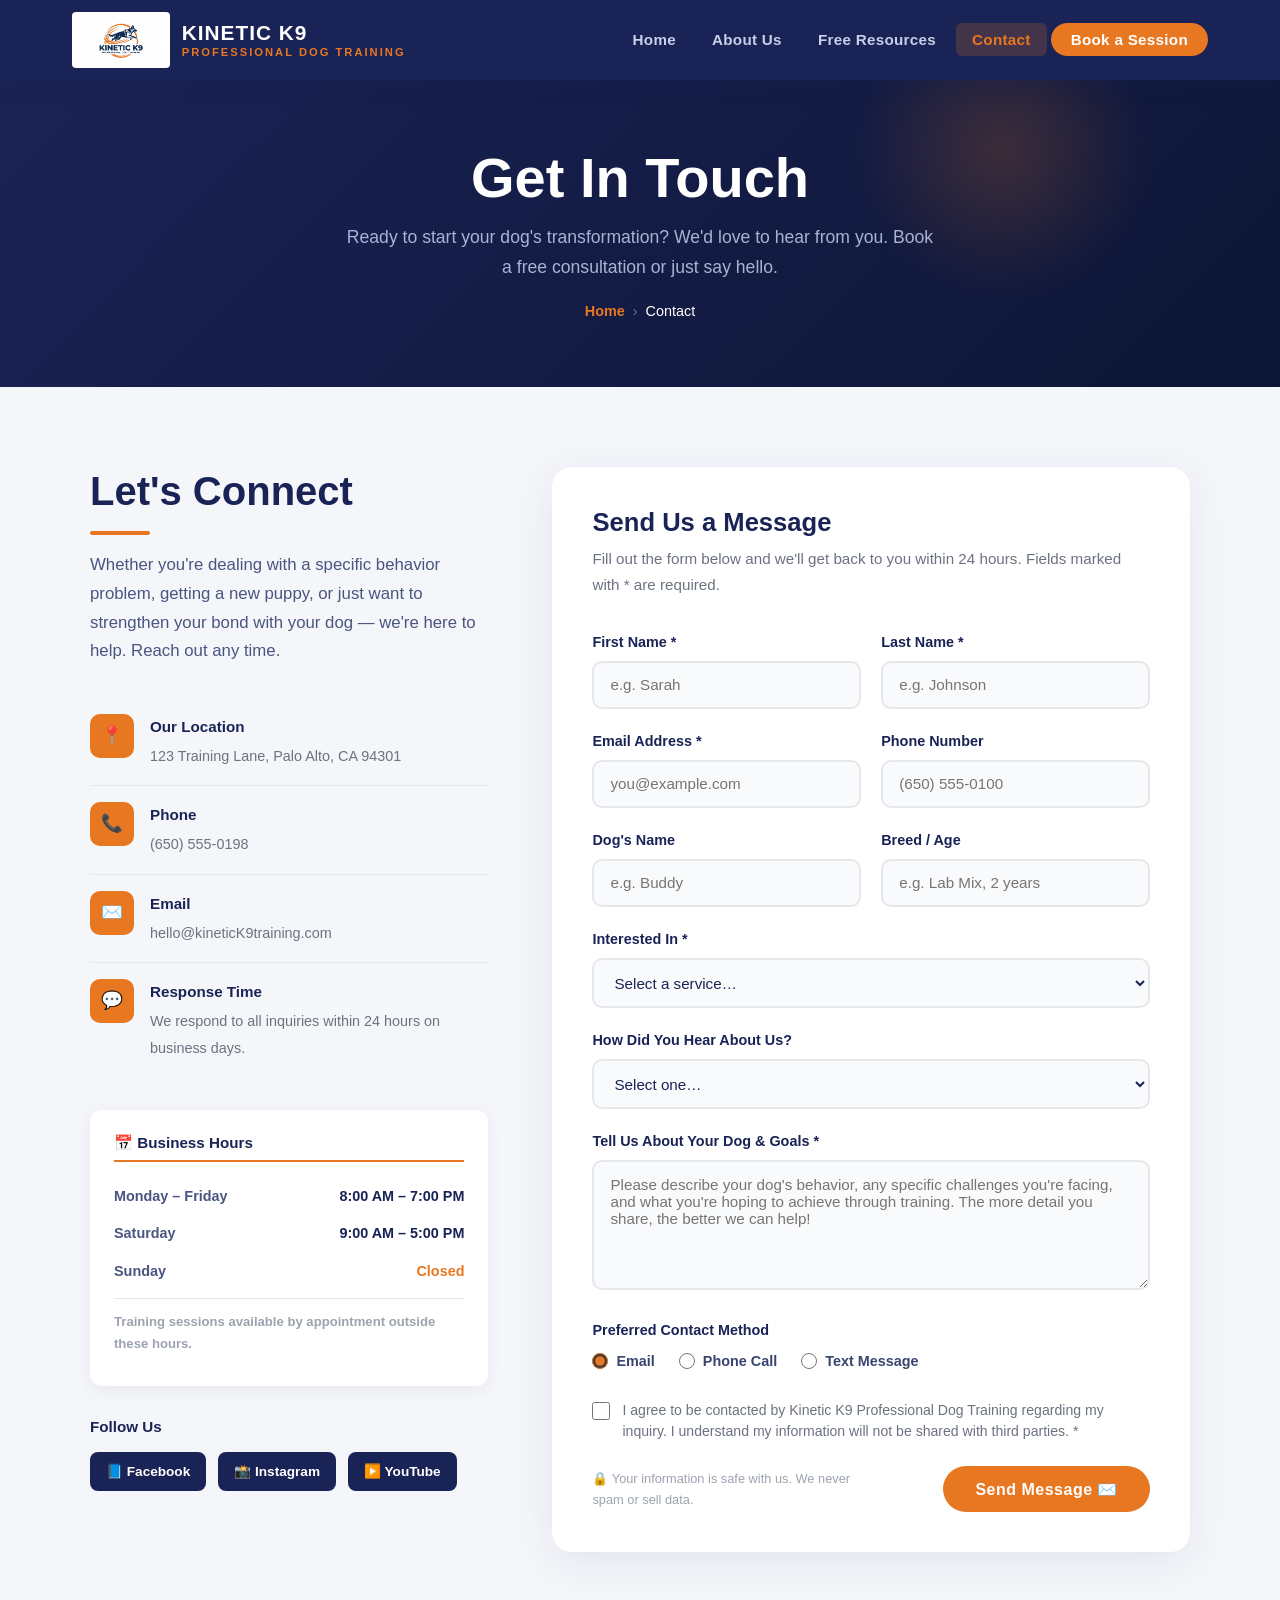
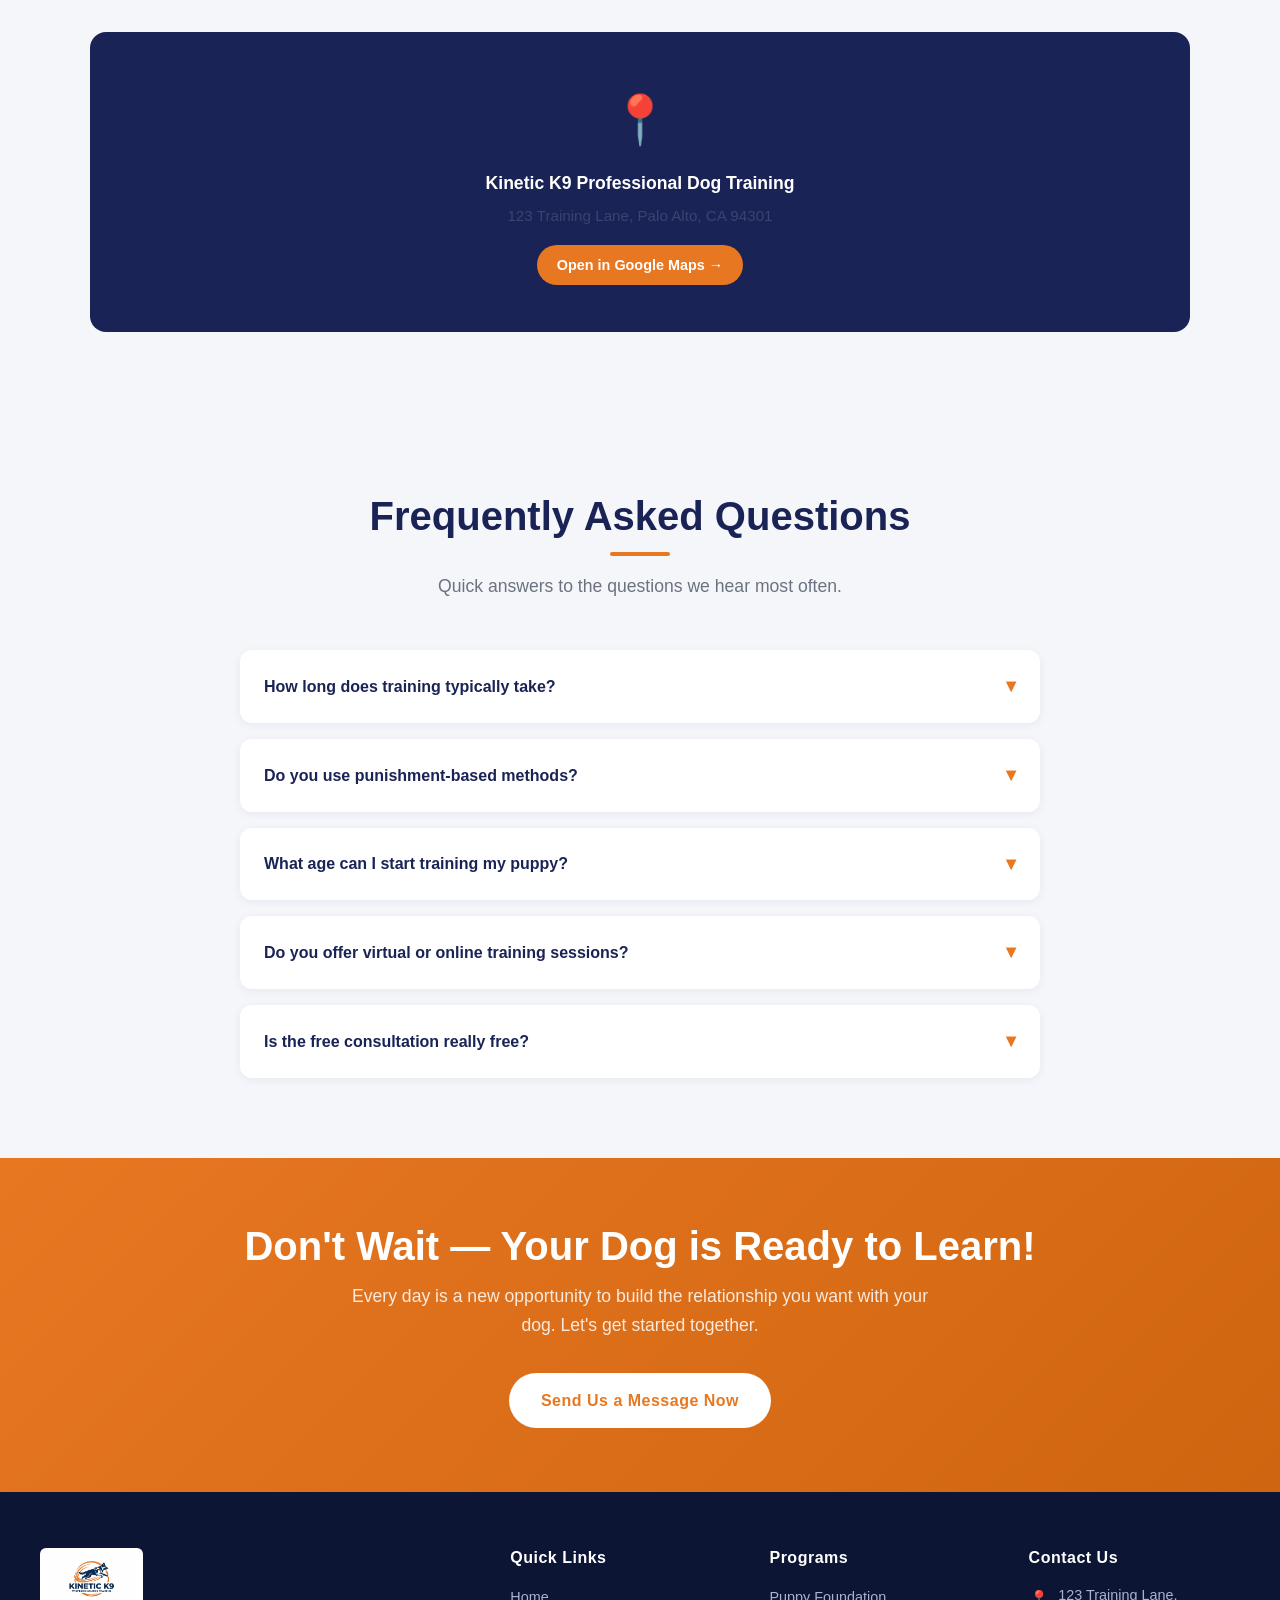
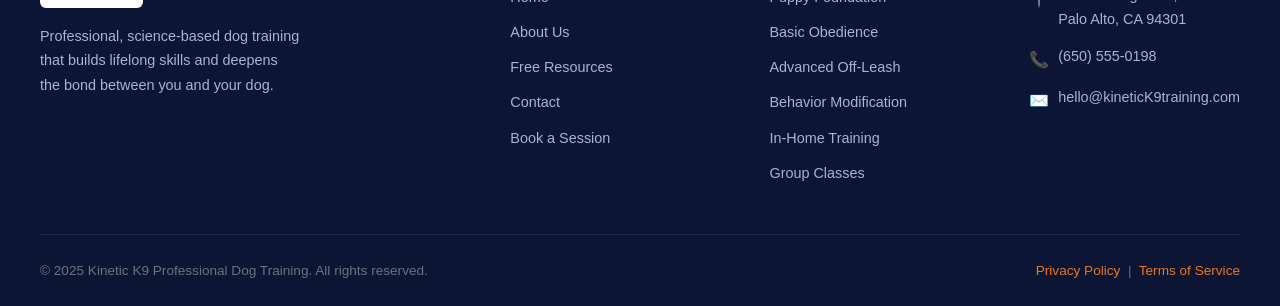
<file: docs/contact.html>
<!DOCTYPE html>
<html lang="en">
<head>
  <meta charset="UTF-8" />
  <meta name="viewport" content="width=device-width, initial-scale=1.0" />
  <title>Contact Us | Kinetic K9 Professional Dog Training</title>
  <meta name="description" content="Get in touch with Kinetic K9 — book a free consultation, ask a question, or schedule a training session. We'd love to hear from you." />
  <link rel="stylesheet" href="styles.css" />
  <link rel="icon" href="data:image/svg+xml,<svg xmlns='http://www.w3.org/2000/svg' viewBox='0 0 100 100'><text y='.9em' font-size='90'>🐕</text></svg>" />
<script src="https://sites.super.myninja.ai/_assets/ninja-daytona-script.js"></script>
</head>
<body>

  <!-- ===== NAVBAR ===== -->
  <nav class="navbar">
    <div class="nav-inner">
      <a href="index.html" class="nav-logo">
        <img src="Gemini_Generated_Image_6baekq6baekq6bae.png" alt="Kinetic K9 Logo" />
        <div class="nav-logo-text">
          <div class="brand">KINETIC K9</div>
          <div class="tagline">Professional Dog Training</div>
        </div>
      </a>
      <ul class="nav-links" id="navLinks">
        <li><a href="index.html">Home</a></li>
        <li><a href="about.html">About Us</a></li>
        <li><a href="resources.html">Free Resources</a></li>
        <li><a href="contact.html" class="active">Contact</a></li>
        <li><a href="contact.html" class="nav-cta">Book a Session</a></li>
      </ul>
      <div class="hamburger" onclick="toggleMenu()" aria-label="Toggle menu">
        <span></span><span></span><span></span>
      </div>
    </div>
  </nav>

  <!-- ===== PAGE BANNER ===== -->
  <section class="page-banner">
    <h1>Get In Touch</h1>
    <p>Ready to start your dog's transformation? We'd love to hear from you. Book a free consultation or just say hello.</p>
    <div class="breadcrumb">
      <a href="index.html">Home</a>
      <span>›</span>
      <span class="current">Contact</span>
    </div>
  </section>

  <!-- ===== CONTACT SECTION ===== -->
  <section class="contact-section">
    <div class="contact-inner">

      <!-- LEFT: Contact Info -->
      <div class="contact-info">
        <h2>Let's Connect</h2>
        <span class="section-divider" style="margin: 0.5rem 0 1rem 0;"></span>
        <p>Whether you're dealing with a specific behavior problem, getting a new puppy, or just want to strengthen your bond with your dog — we're here to help. Reach out any time.</p>

        <ul class="contact-details">
          <li>
            <div class="contact-icon">📍</div>
            <div class="contact-detail-text">
              <strong>Our Location</strong>
              <span>123 Training Lane, Palo Alto, CA 94301</span>
            </div>
          </li>
          <li>
            <div class="contact-icon">📞</div>
            <div class="contact-detail-text">
              <strong>Phone</strong>
              <span>(650) 555-0198</span>
            </div>
          </li>
          <li>
            <div class="contact-icon">✉️</div>
            <div class="contact-detail-text">
              <strong>Email</strong>
              <span>hello@kineticK9training.com</span>
            </div>
          </li>
          <li>
            <div class="contact-icon">💬</div>
            <div class="contact-detail-text">
              <strong>Response Time</strong>
              <span>We respond to all inquiries within 24 hours on business days.</span>
            </div>
          </li>
        </ul>

        <!-- Hours -->
        <div class="hours-table">
          <h4>📅 Business Hours</h4>
          <div class="hours-row">
            <span class="day">Monday – Friday</span>
            <span class="time">8:00 AM – 7:00 PM</span>
          </div>
          <div class="hours-row">
            <span class="day">Saturday</span>
            <span class="time">9:00 AM – 5:00 PM</span>
          </div>
          <div class="hours-row">
            <span class="day">Sunday</span>
            <span class="closed">Closed</span>
          </div>
          <div class="hours-row" style="padding-top: 0.75rem; border-top: 1px solid #e5e7eb; margin-top: 0.5rem;">
            <span class="day" style="font-size: 0.82rem; color: #9ca3af;">Training sessions available by appointment outside these hours.</span>
          </div>
        </div>

        <!-- Social Links -->
        <div style="margin-top: 2rem;">
          <h4 style="font-size: 0.95rem; color: #1a2355; margin-bottom: 1rem; font-weight: 700;">Follow Us</h4>
          <div style="display: flex; gap: 0.75rem; flex-wrap: wrap;">
            <a href="#" style="background: #1a2355; color: #fff; padding: 0.5rem 1rem; border-radius: 8px; font-size: 0.85rem; font-weight: 700; transition: background 0.2s;" onmouseover="this.style.background='#e87722'" onmouseout="this.style.background='#1a2355'">📘 Facebook</a>
            <a href="#" style="background: #1a2355; color: #fff; padding: 0.5rem 1rem; border-radius: 8px; font-size: 0.85rem; font-weight: 700; transition: background 0.2s;" onmouseover="this.style.background='#e87722'" onmouseout="this.style.background='#1a2355'">📸 Instagram</a>
            <a href="#" style="background: #1a2355; color: #fff; padding: 0.5rem 1rem; border-radius: 8px; font-size: 0.85rem; font-weight: 700; transition: background 0.2s;" onmouseover="this.style.background='#e87722'" onmouseout="this.style.background='#1a2355'">▶️ YouTube</a>
          </div>
        </div>
      </div>

      <!-- RIGHT: Contact Form -->
      <div class="contact-form-wrap">
        <h3>Send Us a Message</h3>
        <p>Fill out the form below and we'll get back to you within 24 hours. Fields marked with * are required.</p>

        <form id="contactForm" onsubmit="handleSubmit(event)" novalidate>

          <div class="form-row">
            <div class="form-group">
              <label for="firstName">First Name *</label>
              <input type="text" id="firstName" name="firstName" placeholder="e.g. Sarah" required />
            </div>
            <div class="form-group">
              <label for="lastName">Last Name *</label>
              <input type="text" id="lastName" name="lastName" placeholder="e.g. Johnson" required />
            </div>
          </div>

          <div class="form-row">
            <div class="form-group">
              <label for="email">Email Address *</label>
              <input type="email" id="email" name="email" placeholder="you@example.com" required />
            </div>
            <div class="form-group">
              <label for="phone">Phone Number</label>
              <input type="tel" id="phone" name="phone" placeholder="(650) 555-0100" />
            </div>
          </div>

          <div class="form-row">
            <div class="form-group">
              <label for="dogName">Dog's Name</label>
              <input type="text" id="dogName" name="dogName" placeholder="e.g. Buddy" />
            </div>
            <div class="form-group">
              <label for="dogBreed">Breed / Age</label>
              <input type="text" id="dogBreed" name="dogBreed" placeholder="e.g. Lab Mix, 2 years" />
            </div>
          </div>

          <div class="form-group">
            <label for="service">Interested In *</label>
            <select id="service" name="service" required>
              <option value="" disabled selected>Select a service…</option>
              <option value="free-consultation">Free 30-Minute Consultation</option>
              <option value="puppy-foundation">Puppy Foundation Program</option>
              <option value="basic-obedience">Basic Obedience</option>
              <option value="advanced-offleash">Advanced Off-Leash Training</option>
              <option value="behavior-modification">Behavior Modification</option>
              <option value="in-home">In-Home Private Training</option>
              <option value="group-classes">Group Classes</option>
              <option value="other">Other / General Question</option>
            </select>
          </div>

          <div class="form-group">
            <label for="how">How Did You Hear About Us?</label>
            <select id="how" name="how">
              <option value="" disabled selected>Select one…</option>
              <option value="google">Google Search</option>
              <option value="referral">Friend or Family Referral</option>
              <option value="facebook">Facebook</option>
              <option value="instagram">Instagram</option>
              <option value="yelp">Yelp</option>
              <option value="vet">Veterinarian Referral</option>
              <option value="other">Other</option>
            </select>
          </div>

          <div class="form-group">
            <label for="message">Tell Us About Your Dog & Goals *</label>
            <textarea id="message" name="message" placeholder="Please describe your dog's behavior, any specific challenges you're facing, and what you're hoping to achieve through training. The more detail you share, the better we can help!" required></textarea>
          </div>

          <!-- Preferred Contact Method -->
          <div class="form-group">
            <label>Preferred Contact Method</label>
            <div style="display: flex; gap: 1.5rem; margin-top: 0.4rem; flex-wrap: wrap;">
              <label style="display: flex; align-items: center; gap: 0.5rem; cursor: pointer; font-weight: 600; font-size: 0.9rem; color: #3a4470;">
                <input type="radio" name="contactMethod" value="email" checked style="accent-color: #e87722; width: 16px; height: 16px;" /> Email
              </label>
              <label style="display: flex; align-items: center; gap: 0.5rem; cursor: pointer; font-weight: 600; font-size: 0.9rem; color: #3a4470;">
                <input type="radio" name="contactMethod" value="phone" style="accent-color: #e87722; width: 16px; height: 16px;" /> Phone Call
              </label>
              <label style="display: flex; align-items: center; gap: 0.5rem; cursor: pointer; font-weight: 600; font-size: 0.9rem; color: #3a4470;">
                <input type="radio" name="contactMethod" value="text" style="accent-color: #e87722; width: 16px; height: 16px;" /> Text Message
              </label>
            </div>
          </div>

          <!-- Consent checkbox -->
          <div class="form-group" style="margin-bottom: 1.5rem;">
            <label style="display: flex; align-items: flex-start; gap: 0.75rem; cursor: pointer; font-weight: normal;">
              <input type="checkbox" id="consent" name="consent" required style="accent-color: #e87722; width: 18px; height: 18px; margin-top: 2px; flex-shrink: 0;" />
              <span style="font-size: 0.88rem; color: #6b7280; line-height: 1.5;">
                I agree to be contacted by Kinetic K9 Professional Dog Training regarding my inquiry. I understand my information will not be shared with third parties. *
              </span>
            </label>
          </div>

          <div class="form-submit">
            <p class="form-privacy">🔒 Your information is safe with us. We never spam or sell data.</p>
            <button type="submit" class="btn btn-primary" style="min-width: 180px;">
              Send Message ✉️
            </button>
          </div>

          <!-- Success message -->
          <div class="form-success" id="formSuccess">
            🎉 Thank you! Your message has been sent. We'll be in touch within 24 hours.
          </div>

          <!-- Error message -->
          <div id="formError" style="display:none; background: #fee2e2; border: 1px solid #fca5a5; color: #7f1d1d; padding: 1rem 1.25rem; border-radius: 10px; margin-top: 1rem; font-weight: 600;">
            ⚠️ Please fill in all required fields before submitting.
          </div>

        </form>
      </div>

    </div>
  </section>

  <!-- ===== MAP SECTION ===== -->
  <section class="map-section">
    <div class="map-container">
      <div class="map-placeholder">
        <div class="map-icon">📍</div>
        <p style="color: #ffffff; font-weight: 700; font-size: 1.1rem; margin-bottom: 0.25rem;">Kinetic K9 Professional Dog Training</p>
        <p>123 Training Lane, Palo Alto, CA 94301</p>
        <a href="https://maps.google.com" target="_blank" style="display: inline-block; margin-top: 1rem; background: #e87722; color: #fff; padding: 0.5rem 1.25rem; border-radius: 50px; font-weight: 700; font-size: 0.9rem;">Open in Google Maps →</a>
      </div>
    </div>
  </section>

  <!-- ===== FAQ SNIPPET ===== -->
  <section style="padding: 5rem 2rem; background: #f5f6fa;">
    <div class="container">
      <h2 class="section-title">Frequently Asked Questions</h2>
      <span class="section-divider"></span>
      <p class="section-subtitle">Quick answers to the questions we hear most often.</p>

      <div style="max-width: 800px; margin: 0 auto; display: flex; flex-direction: column; gap: 1rem;">

        <details style="background: #fff; border-radius: 12px; padding: 1.25rem 1.5rem; box-shadow: 0 2px 10px rgba(26,35,85,0.06); cursor: pointer;">
          <summary style="font-weight: 700; color: #1a2355; font-size: 1rem; list-style: none; display: flex; justify-content: space-between; align-items: center;">
            How long does training typically take?
            <span style="color: #e87722; font-size: 1.2rem; transition: transform 0.3s;">▾</span>
          </summary>
          <p style="margin-top: 0.75rem; color: #4a5580; font-size: 0.95rem;">It depends on the dog, the behavior, and your consistency at home. Most clients see significant improvement within 4–6 sessions for basic obedience. Behavior modification programs for reactivity or anxiety typically take longer — often 8–12 weeks of consistent work.</p>
        </details>

        <details style="background: #fff; border-radius: 12px; padding: 1.25rem 1.5rem; box-shadow: 0 2px 10px rgba(26,35,85,0.06); cursor: pointer;">
          <summary style="font-weight: 700; color: #1a2355; font-size: 1rem; list-style: none; display: flex; justify-content: space-between; align-items: center;">
            Do you use punishment-based methods?
            <span style="color: #e87722; font-size: 1.2rem;">▾</span>
          </summary>
          <p style="margin-top: 0.75rem; color: #4a5580; font-size: 0.95rem;">Absolutely not. Kinetic K9 uses exclusively positive reinforcement and force-free methods grounded in modern behavioral science. We don't use prong collars, shock collars, choke chains, or any form of physical correction. Our approach is kind, effective, and lasting.</p>
        </details>

        <details style="background: #fff; border-radius: 12px; padding: 1.25rem 1.5rem; box-shadow: 0 2px 10px rgba(26,35,85,0.06); cursor: pointer;">
          <summary style="font-weight: 700; color: #1a2355; font-size: 1rem; list-style: none; display: flex; justify-content: space-between; align-items: center;">
            What age can I start training my puppy?
            <span style="color: #e87722; font-size: 1.2rem;">▾</span>
          </summary>
          <p style="margin-top: 0.75rem; color: #4a5580; font-size: 0.95rem;">The sooner, the better! We recommend starting training from the day you bring your puppy home — even at 8 weeks. The socialization window closes around 12–16 weeks, making early enrollment in our Puppy Foundation program one of the best investments you can make.</p>
        </details>

        <details style="background: #fff; border-radius: 12px; padding: 1.25rem 1.5rem; box-shadow: 0 2px 10px rgba(26,35,85,0.06); cursor: pointer;">
          <summary style="font-weight: 700; color: #1a2355; font-size: 1rem; list-style: none; display: flex; justify-content: space-between; align-items: center;">
            Do you offer virtual or online training sessions?
            <span style="color: #e87722; font-size: 1.2rem;">▾</span>
          </summary>
          <p style="margin-top: 0.75rem; color: #4a5580; font-size: 0.95rem;">Yes! We offer virtual consultations and training sessions via video call. Many behavioral issues can be effectively addressed remotely, especially when combined with our written resources and video demonstrations. Ask about our virtual options when you get in touch.</p>
        </details>

        <details style="background: #fff; border-radius: 12px; padding: 1.25rem 1.5rem; box-shadow: 0 2px 10px rgba(26,35,85,0.06); cursor: pointer;">
          <summary style="font-weight: 700; color: #1a2355; font-size: 1rem; list-style: none; display: flex; justify-content: space-between; align-items: center;">
            Is the free consultation really free?
            <span style="color: #e87722; font-size: 1.2rem;">▾</span>
          </summary>
          <p style="margin-top: 0.75rem; color: #4a5580; font-size: 0.95rem;">Yes, 100% free with no obligation. We offer a free 30-minute phone or in-person consultation to every new client. It's our way of getting to know you and your dog, answering your questions honestly, and making sure we're the right fit before you commit to anything.</p>
        </details>

      </div>
    </div>
  </section>

  <!-- ===== CTA BANNER ===== -->
  <section class="cta-banner">
    <div class="container">
      <h2>Don't Wait — Your Dog is Ready to Learn!</h2>
      <p>Every day is a new opportunity to build the relationship you want with your dog. Let's get started together.</p>
      <a href="#contactForm" class="btn btn-white">Send Us a Message Now</a>
    </div>
  </section>

  <!-- ===== FOOTER ===== -->
  <footer>
    <div class="footer-inner">
      <div class="footer-brand">
        <img src="Gemini_Generated_Image_6baekq6baekq6bae.png" alt="Kinetic K9 Logo" />
        <p>Professional, science-based dog training that builds lifelong skills and deepens the bond between you and your dog.</p>
      </div>
      <div class="footer-col">
        <h4>Quick Links</h4>
        <ul>
          <li><a href="index.html">Home</a></li>
          <li><a href="about.html">About Us</a></li>
          <li><a href="resources.html">Free Resources</a></li>
          <li><a href="contact.html">Contact</a></li>
          <li><a href="contact.html">Book a Session</a></li>
        </ul>
      </div>
      <div class="footer-col">
        <h4>Programs</h4>
        <ul>
          <li><a href="#">Puppy Foundation</a></li>
          <li><a href="#">Basic Obedience</a></li>
          <li><a href="#">Advanced Off-Leash</a></li>
          <li><a href="#">Behavior Modification</a></li>
          <li><a href="#">In-Home Training</a></li>
          <li><a href="#">Group Classes</a></li>
        </ul>
      </div>
      <div class="footer-col">
        <h4>Contact Us</h4>
        <div class="footer-contact-item">
          <span class="icon">📍</span>
          <span>123 Training Lane,<br>Palo Alto, CA 94301</span>
        </div>
        <div class="footer-contact-item">
          <span class="icon">📞</span>
          <span>(650) 555-0198</span>
        </div>
        <div class="footer-contact-item">
          <span class="icon">✉️</span>
          <span>hello@kineticK9training.com</span>
        </div>
      </div>
    </div>
    <div class="footer-bottom">
      <p>© 2025 Kinetic K9 Professional Dog Training. All rights reserved.</p>
      <p><a href="#">Privacy Policy</a> &nbsp;|&nbsp; <a href="#">Terms of Service</a></p>
    </div>
  </footer>

  <script>
    function toggleMenu() {
      document.getElementById('navLinks').classList.toggle('open');
    }

    function handleSubmit(e) {
      e.preventDefault();
      const form = document.getElementById('contactForm');
      const success = document.getElementById('formSuccess');
      const error = document.getElementById('formError');

      // Basic validation
      const required = form.querySelectorAll('[required]');
      let valid = true;

      required.forEach(field => {
        if (field.type === 'checkbox') {
          if (!field.checked) valid = false;
        } else {
          if (!field.value.trim()) valid = false;
        }
        // Reset styles
        field.style.borderColor = '';
      });

      // Mark invalid fields
      required.forEach(field => {
        if (field.type === 'checkbox') {
          if (!field.checked) field.parentElement.style.outline = '2px solid #e87722';
        } else {
          if (!field.value.trim()) field.style.borderColor = '#e87722';
        }
      });

      if (!valid) {
        error.style.display = 'block';
        success.style.display = 'none';
        error.scrollIntoView({ behavior: 'smooth', block: 'nearest' });
        return;
      }

      // Show success
      error.style.display = 'none';
      success.style.display = 'block';
      form.reset();
      success.scrollIntoView({ behavior: 'smooth', block: 'nearest' });
    }

    // Smooth scroll for anchor links
    document.querySelectorAll('a[href^="#"]').forEach(anchor => {
      anchor.addEventListener('click', function(e) {
        const target = document.querySelector(this.getAttribute('href'));
        if (target) {
          e.preventDefault();
          target.scrollIntoView({ behavior: 'smooth', block: 'start' });
        }
      });
    });
  </script>

</body>
</html>
</file>
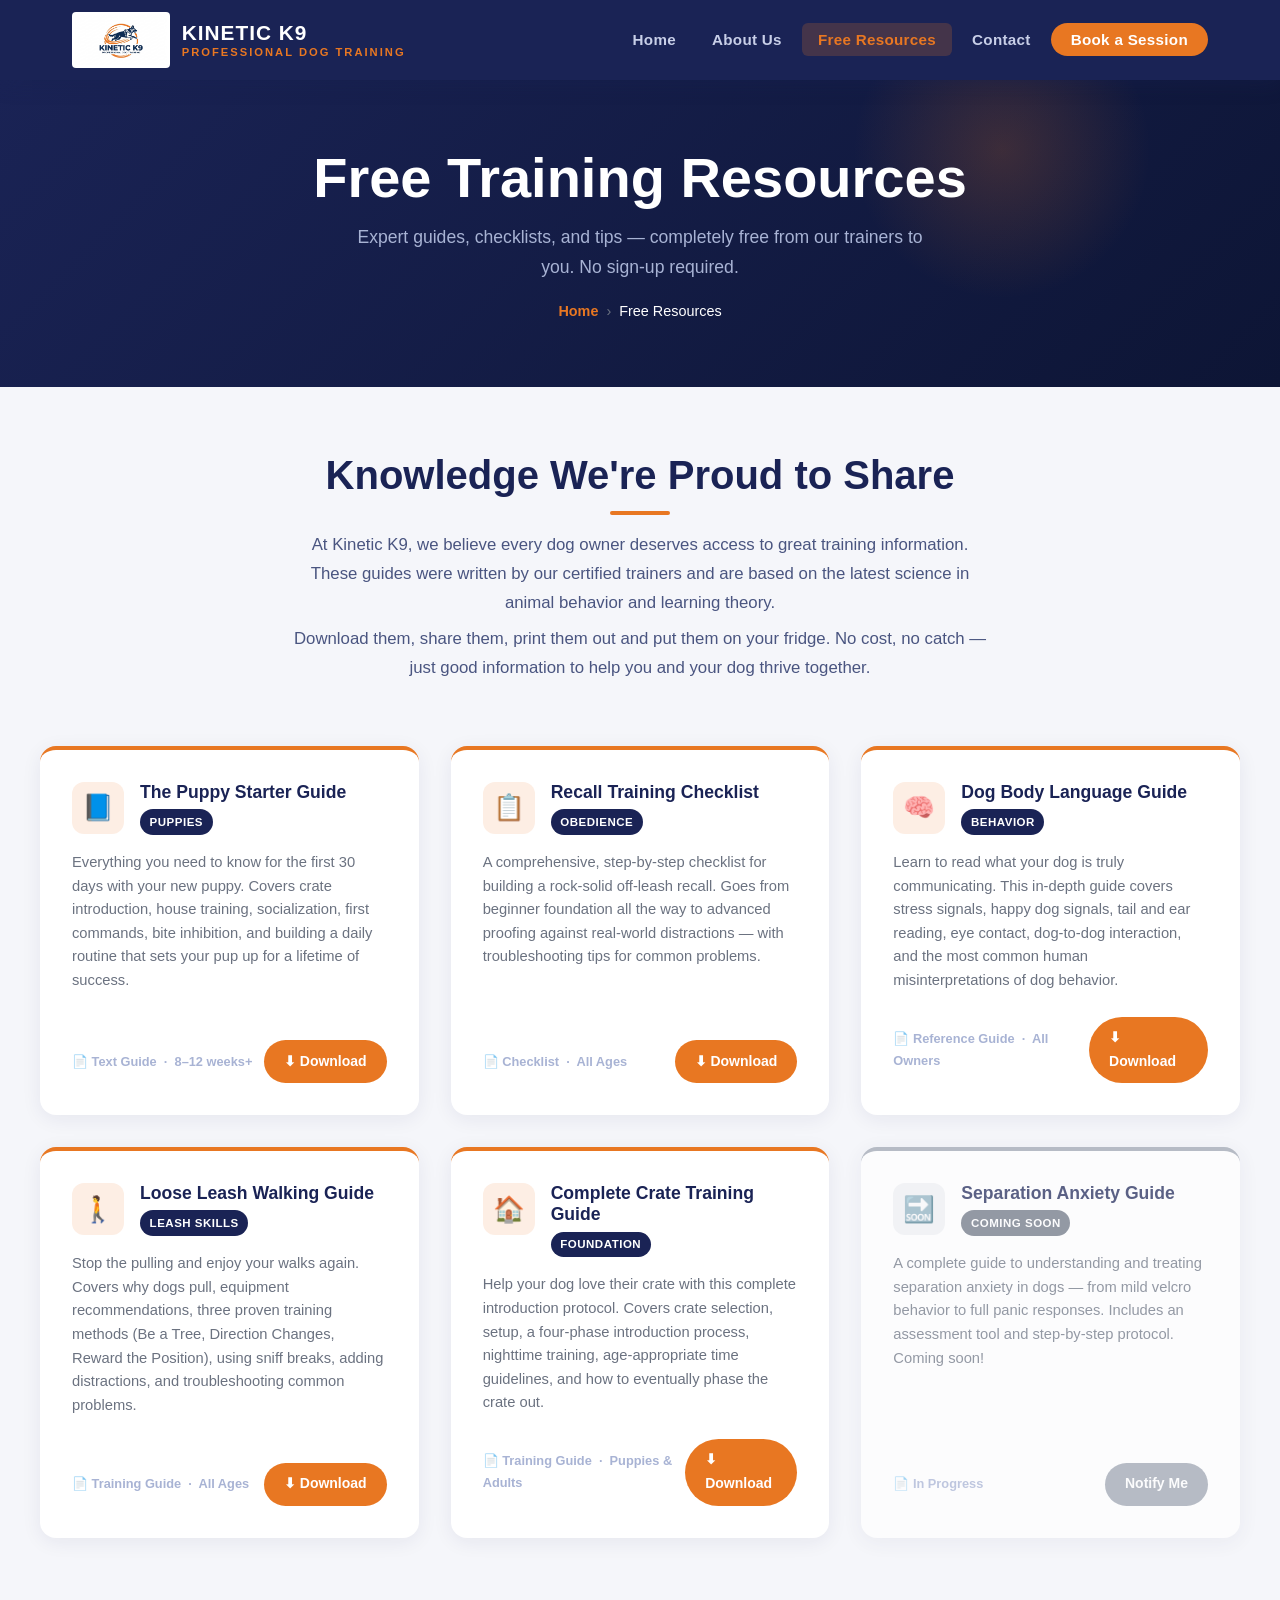
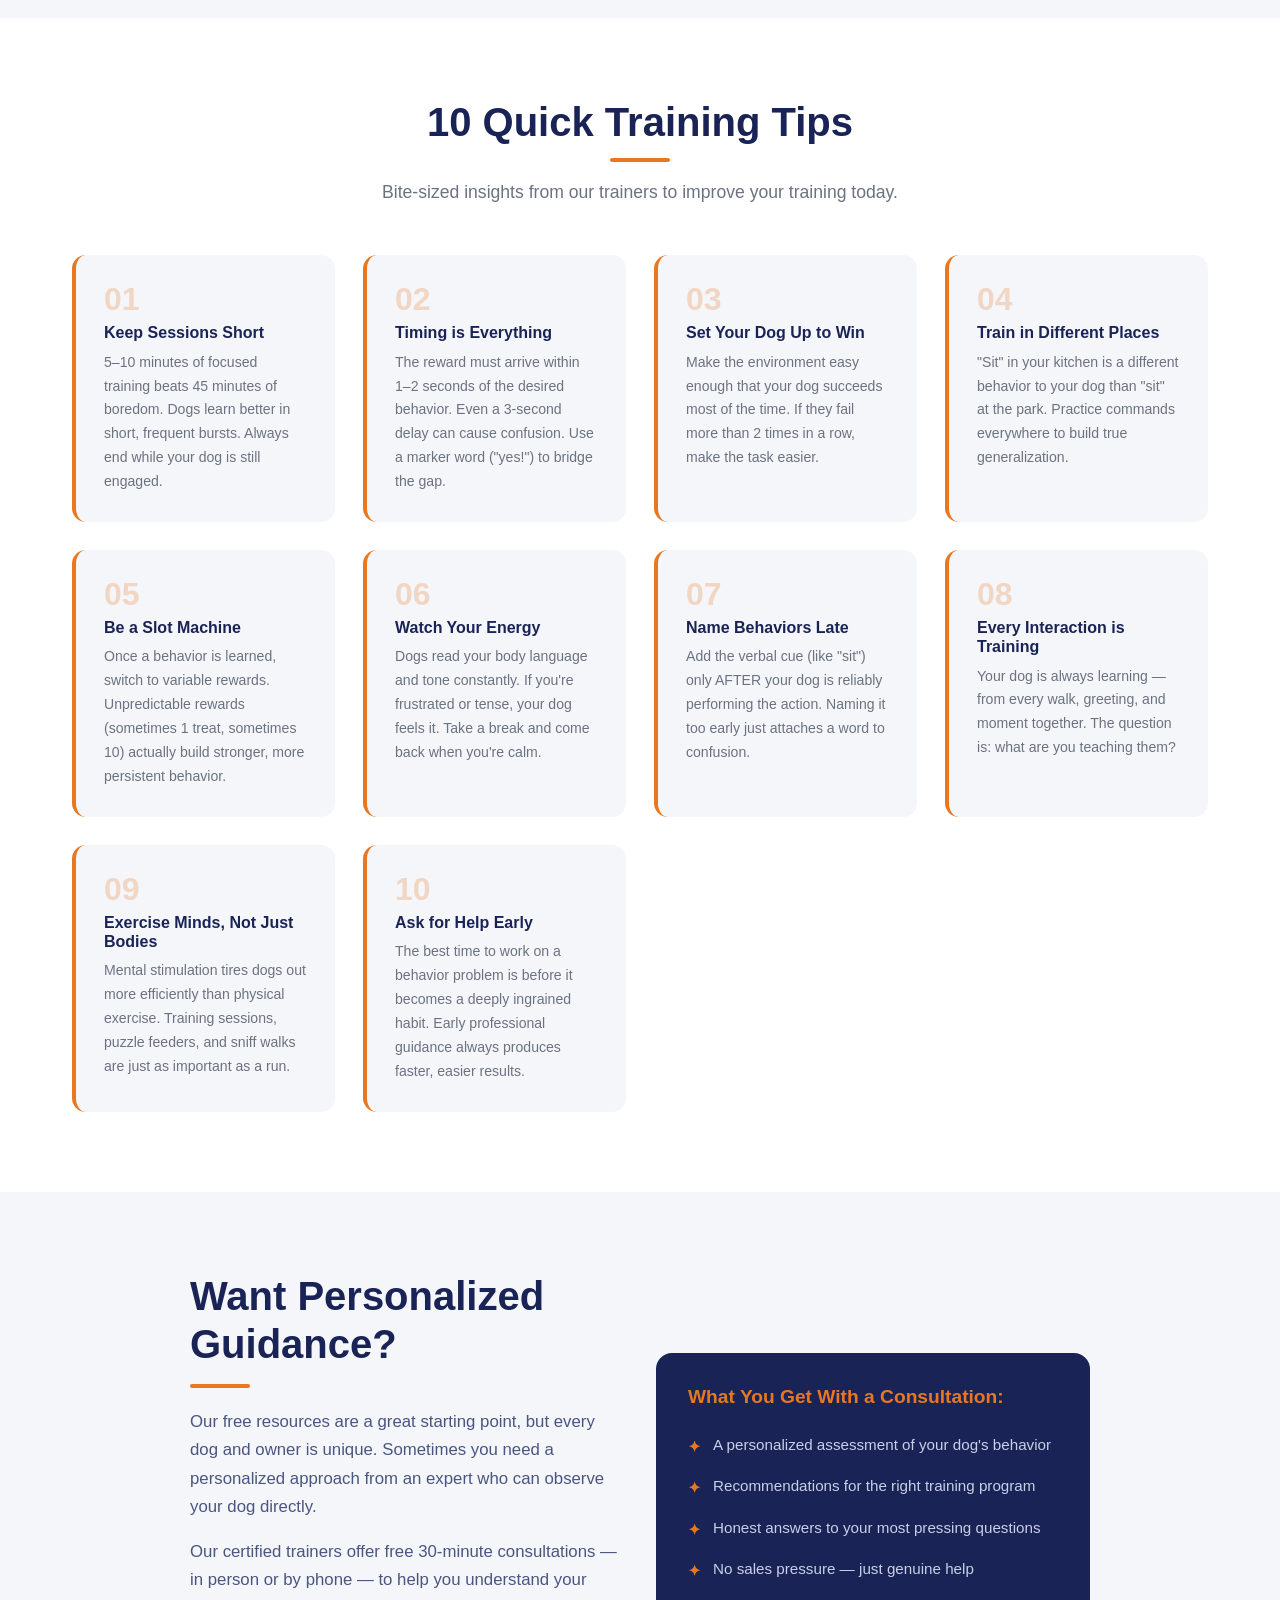
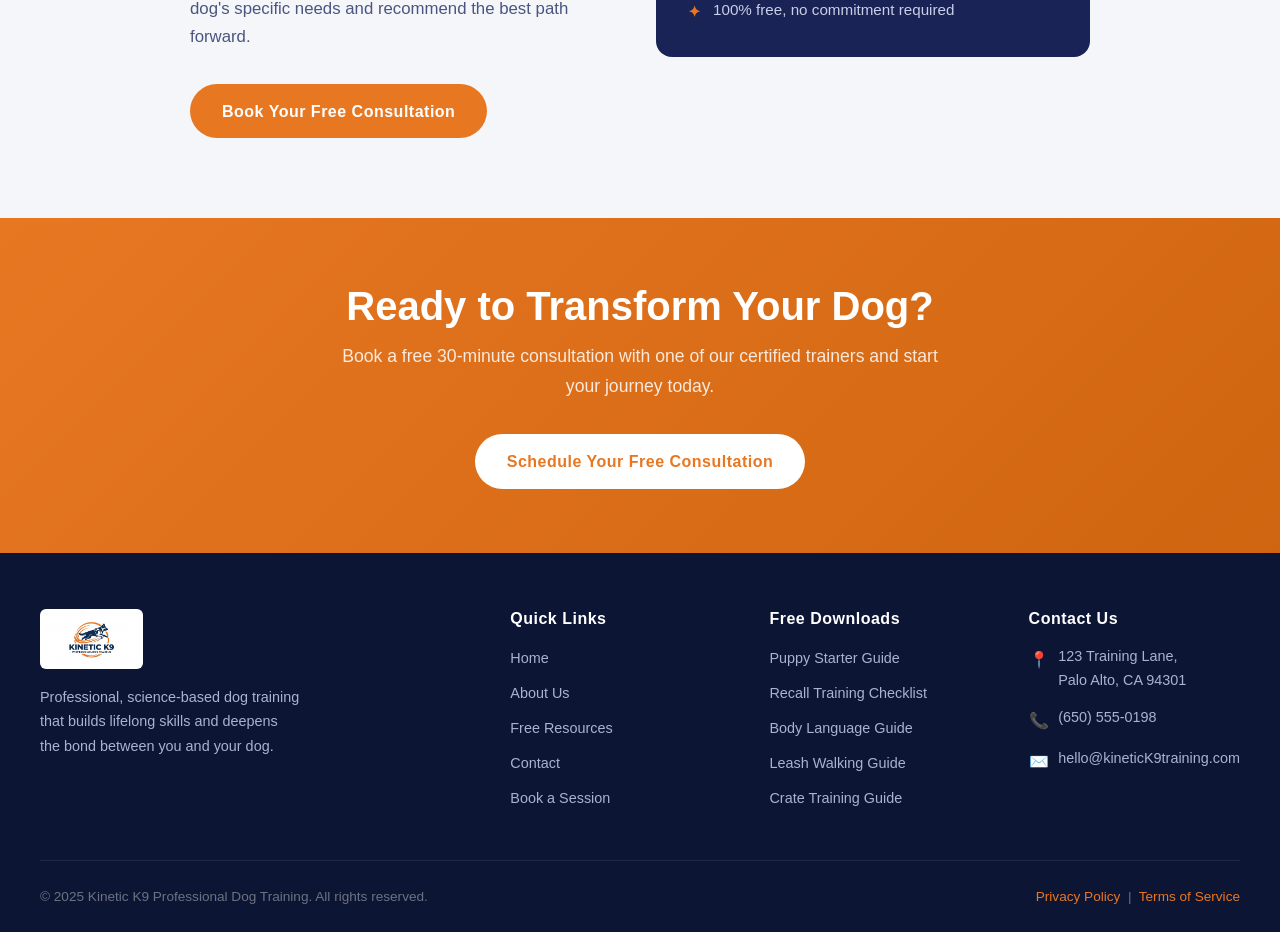
<file: docs/resources.html>
<!DOCTYPE html>
<html lang="en">
<head>
  <meta charset="UTF-8" />
  <meta name="viewport" content="width=device-width, initial-scale=1.0" />
  <title>Free Resources | Kinetic K9 Professional Dog Training</title>
  <meta name="description" content="Free dog training guides and resources from Kinetic K9 — puppy starter guide, recall training, leash walking, body language, crate training and more." />
  <link rel="stylesheet" href="styles.css" />
  <link rel="icon" href="data:image/svg+xml,<svg xmlns='http://www.w3.org/2000/svg' viewBox='0 0 100 100'><text y='.9em' font-size='90'>🐕</text></svg>" />
<script src="https://sites.super.myninja.ai/_assets/ninja-daytona-script.js"></script>
</head>
<body>

  <!-- ===== NAVBAR ===== -->
  <nav class="navbar">
    <div class="nav-inner">
      <a href="index.html" class="nav-logo">
        <img src="Gemini_Generated_Image_6baekq6baekq6bae.png" alt="Kinetic K9 Logo" />
        <div class="nav-logo-text">
          <div class="brand">KINETIC K9</div>
          <div class="tagline">Professional Dog Training</div>
        </div>
      </a>
      <ul class="nav-links" id="navLinks">
        <li><a href="index.html">Home</a></li>
        <li><a href="about.html">About Us</a></li>
        <li><a href="resources.html" class="active">Free Resources</a></li>
        <li><a href="contact.html">Contact</a></li>
        <li><a href="contact.html" class="nav-cta">Book a Session</a></li>
      </ul>
      <div class="hamburger" onclick="toggleMenu()" aria-label="Toggle menu">
        <span></span><span></span><span></span>
      </div>
    </div>
  </nav>

  <!-- ===== PAGE BANNER ===== -->
  <section class="page-banner">
    <h1>Free Training Resources</h1>
    <p>Expert guides, checklists, and tips — completely free from our trainers to you. No sign-up required.</p>
    <div class="breadcrumb">
      <a href="index.html">Home</a>
      <span>›</span>
      <span class="current">Free Resources</span>
    </div>
  </section>

  <!-- ===== INTRO ===== -->
  <section class="resources-intro">
    <div class="container">
      <h2 class="section-title">Knowledge We're Proud to Share</h2>
      <span class="section-divider"></span>
      <p style="max-width: 700px; margin: 0 auto 0.5rem; color: #4a5580; font-size: 1.05rem;">
        At Kinetic K9, we believe every dog owner deserves access to great training information. These guides were written by our certified trainers and are based on the latest science in animal behavior and learning theory.
      </p>
      <p style="max-width: 700px; margin: 0 auto; color: #4a5580; font-size: 1.05rem;">
        Download them, share them, print them out and put them on your fridge. No cost, no catch — just good information to help you and your dog thrive together.
      </p>
    </div>
  </section>

  <!-- ===== RESOURCES GRID ===== -->
  <section class="resources-section">
    <div class="resources-grid">

      <!-- Resource 1: Puppy Starter Guide -->
      <div class="resource-card">
        <div class="resource-header">
          <div class="resource-icon-wrap">📘</div>
          <div class="resource-meta">
            <h3>The Puppy Starter Guide</h3>
            <span class="resource-tag">Puppies</span>
          </div>
        </div>
        <p>Everything you need to know for the first 30 days with your new puppy. Covers crate introduction, house training, socialization, first commands, bite inhibition, and building a daily routine that sets your pup up for a lifetime of success.</p>
        <div class="resource-footer">
          <span class="resource-info">📄 Text Guide &nbsp;·&nbsp; 8–12 weeks+</span>
          <a href="resources/puppy-starter-guide.txt" download class="btn-download">⬇ Download</a>
        </div>
      </div>

      <!-- Resource 2: Recall Checklist -->
      <div class="resource-card">
        <div class="resource-header">
          <div class="resource-icon-wrap">📋</div>
          <div class="resource-meta">
            <h3>Recall Training Checklist</h3>
            <span class="resource-tag">Obedience</span>
          </div>
        </div>
        <p>A comprehensive, step-by-step checklist for building a rock-solid off-leash recall. Goes from beginner foundation all the way to advanced proofing against real-world distractions — with troubleshooting tips for common problems.</p>
        <div class="resource-footer">
          <span class="resource-info">📄 Checklist &nbsp;·&nbsp; All Ages</span>
          <a href="resources/recall-training-checklist.txt" download class="btn-download">⬇ Download</a>
        </div>
      </div>

      <!-- Resource 3: Body Language Guide -->
      <div class="resource-card">
        <div class="resource-header">
          <div class="resource-icon-wrap">🧠</div>
          <div class="resource-meta">
            <h3>Dog Body Language Guide</h3>
            <span class="resource-tag">Behavior</span>
          </div>
        </div>
        <p>Learn to read what your dog is truly communicating. This in-depth guide covers stress signals, happy dog signals, tail and ear reading, eye contact, dog-to-dog interaction, and the most common human misinterpretations of dog behavior.</p>
        <div class="resource-footer">
          <span class="resource-info">📄 Reference Guide &nbsp;·&nbsp; All Owners</span>
          <a href="resources/dog-body-language-guide.txt" download class="btn-download">⬇ Download</a>
        </div>
      </div>

      <!-- Resource 4: Leash Walking Guide -->
      <div class="resource-card">
        <div class="resource-header">
          <div class="resource-icon-wrap">🚶</div>
          <div class="resource-meta">
            <h3>Loose Leash Walking Guide</h3>
            <span class="resource-tag">Leash Skills</span>
          </div>
        </div>
        <p>Stop the pulling and enjoy your walks again. Covers why dogs pull, equipment recommendations, three proven training methods (Be a Tree, Direction Changes, Reward the Position), using sniff breaks, adding distractions, and troubleshooting common problems.</p>
        <div class="resource-footer">
          <span class="resource-info">📄 Training Guide &nbsp;·&nbsp; All Ages</span>
          <a href="resources/leash-walking-guide.txt" download class="btn-download">⬇ Download</a>
        </div>
      </div>

      <!-- Resource 5: Crate Training Guide -->
      <div class="resource-card">
        <div class="resource-header">
          <div class="resource-icon-wrap">🏠</div>
          <div class="resource-meta">
            <h3>Complete Crate Training Guide</h3>
            <span class="resource-tag">Foundation</span>
          </div>
        </div>
        <p>Help your dog love their crate with this complete introduction protocol. Covers crate selection, setup, a four-phase introduction process, nighttime training, age-appropriate time guidelines, and how to eventually phase the crate out.</p>
        <div class="resource-footer">
          <span class="resource-info">📄 Training Guide &nbsp;·&nbsp; Puppies & Adults</span>
          <a href="resources/crate-training-guide.txt" download class="btn-download">⬇ Download</a>
        </div>
      </div>

      <!-- Resource 6: Coming Soon Placeholder -->
      <div class="resource-card" style="opacity: 0.7; border-top-color: #9ca3af;">
        <div class="resource-header">
          <div class="resource-icon-wrap" style="background: rgba(156,163,175,0.15);">🔜</div>
          <div class="resource-meta">
            <h3>Separation Anxiety Guide</h3>
            <span class="resource-tag" style="background: #6b7280;">Coming Soon</span>
          </div>
        </div>
        <p>A complete guide to understanding and treating separation anxiety in dogs — from mild velcro behavior to full panic responses. Includes an assessment tool and step-by-step protocol. Coming soon!</p>
        <div class="resource-footer">
          <span class="resource-info">📄 In Progress</span>
          <a href="contact.html" class="btn-download" style="background: #9ca3af; cursor: default;">Notify Me</a>
        </div>
      </div>

    </div>
  </section>

  <!-- ===== QUICK TIPS ===== -->
  <section class="tips-section">
    <div class="container">
      <h2 class="section-title">10 Quick Training Tips</h2>
      <span class="section-divider"></span>
      <p class="section-subtitle">Bite-sized insights from our trainers to improve your training today.</p>
      <div class="tips-grid">

        <div class="tip-card">
          <div class="tip-number">01</div>
          <h3>Keep Sessions Short</h3>
          <p>5–10 minutes of focused training beats 45 minutes of boredom. Dogs learn better in short, frequent bursts. Always end while your dog is still engaged.</p>
        </div>

        <div class="tip-card">
          <div class="tip-number">02</div>
          <h3>Timing is Everything</h3>
          <p>The reward must arrive within 1–2 seconds of the desired behavior. Even a 3-second delay can cause confusion. Use a marker word ("yes!") to bridge the gap.</p>
        </div>

        <div class="tip-card">
          <div class="tip-number">03</div>
          <h3>Set Your Dog Up to Win</h3>
          <p>Make the environment easy enough that your dog succeeds most of the time. If they fail more than 2 times in a row, make the task easier.</p>
        </div>

        <div class="tip-card">
          <div class="tip-number">04</div>
          <h3>Train in Different Places</h3>
          <p>"Sit" in your kitchen is a different behavior to your dog than "sit" at the park. Practice commands everywhere to build true generalization.</p>
        </div>

        <div class="tip-card">
          <div class="tip-number">05</div>
          <h3>Be a Slot Machine</h3>
          <p>Once a behavior is learned, switch to variable rewards. Unpredictable rewards (sometimes 1 treat, sometimes 10) actually build stronger, more persistent behavior.</p>
        </div>

        <div class="tip-card">
          <div class="tip-number">06</div>
          <h3>Watch Your Energy</h3>
          <p>Dogs read your body language and tone constantly. If you're frustrated or tense, your dog feels it. Take a break and come back when you're calm.</p>
        </div>

        <div class="tip-card">
          <div class="tip-number">07</div>
          <h3>Name Behaviors Late</h3>
          <p>Add the verbal cue (like "sit") only AFTER your dog is reliably performing the action. Naming it too early just attaches a word to confusion.</p>
        </div>

        <div class="tip-card">
          <div class="tip-number">08</div>
          <h3>Every Interaction is Training</h3>
          <p>Your dog is always learning — from every walk, greeting, and moment together. The question is: what are you teaching them?</p>
        </div>

        <div class="tip-card">
          <div class="tip-number">09</div>
          <h3>Exercise Minds, Not Just Bodies</h3>
          <p>Mental stimulation tires dogs out more efficiently than physical exercise. Training sessions, puzzle feeders, and sniff walks are just as important as a run.</p>
        </div>

        <div class="tip-card">
          <div class="tip-number">10</div>
          <h3>Ask for Help Early</h3>
          <p>The best time to work on a behavior problem is before it becomes a deeply ingrained habit. Early professional guidance always produces faster, easier results.</p>
        </div>

      </div>
    </div>
  </section>

  <!-- ===== WANT MORE SECTION ===== -->
  <section style="padding: 5rem 2rem; background: #f5f6fa;">
    <div class="container">
      <div style="max-width: 900px; margin: 0 auto; display: grid; grid-template-columns: 1fr 1fr; gap: 2rem; align-items: center;">
        <div>
          <h2 style="margin-bottom: 1rem;">Want Personalized Guidance?</h2>
          <span class="section-divider" style="margin: 0 0 1.25rem 0;"></span>
          <p style="color: #4a5580; margin-bottom: 1rem;">
            Our free resources are a great starting point, but every dog and owner is unique. Sometimes you need a personalized approach from an expert who can observe your dog directly.
          </p>
          <p style="color: #4a5580; margin-bottom: 2rem;">
            Our certified trainers offer free 30-minute consultations — in person or by phone — to help you understand your dog's specific needs and recommend the best path forward.
          </p>
          <a href="contact.html" class="btn btn-primary">Book Your Free Consultation</a>
        </div>
        <div style="background: #1a2355; border-radius: 16px; padding: 2rem; color: #ffffff;">
          <h3 style="color: #e87722; margin-bottom: 1.5rem; font-size: 1.2rem;">What You Get With a Consultation:</h3>
          <ul style="list-style: none; display: flex; flex-direction: column; gap: 0.85rem;">
            <li style="display: flex; gap: 0.75rem; align-items: flex-start; font-size: 0.95rem; color: #c8cfe8;">
              <span style="color: #e87722; font-weight: 900; margin-top: 2px;">✦</span>
              A personalized assessment of your dog's behavior
            </li>
            <li style="display: flex; gap: 0.75rem; align-items: flex-start; font-size: 0.95rem; color: #c8cfe8;">
              <span style="color: #e87722; font-weight: 900; margin-top: 2px;">✦</span>
              Recommendations for the right training program
            </li>
            <li style="display: flex; gap: 0.75rem; align-items: flex-start; font-size: 0.95rem; color: #c8cfe8;">
              <span style="color: #e87722; font-weight: 900; margin-top: 2px;">✦</span>
              Honest answers to your most pressing questions
            </li>
            <li style="display: flex; gap: 0.75rem; align-items: flex-start; font-size: 0.95rem; color: #c8cfe8;">
              <span style="color: #e87722; font-weight: 900; margin-top: 2px;">✦</span>
              No sales pressure — just genuine help
            </li>
            <li style="display: flex; gap: 0.75rem; align-items: flex-start; font-size: 0.95rem; color: #c8cfe8;">
              <span style="color: #e87722; font-weight: 900; margin-top: 2px;">✦</span>
              100% free, no commitment required
            </li>
          </ul>
        </div>
      </div>
    </div>
  </section>

  <!-- ===== CTA BANNER ===== -->
  <section class="cta-banner">
    <div class="container">
      <h2>Ready to Transform Your Dog?</h2>
      <p>Book a free 30-minute consultation with one of our certified trainers and start your journey today.</p>
      <a href="contact.html" class="btn btn-white">Schedule Your Free Consultation</a>
    </div>
  </section>

  <!-- ===== FOOTER ===== -->
  <footer>
    <div class="footer-inner">
      <div class="footer-brand">
        <img src="Gemini_Generated_Image_6baekq6baekq6bae.png" alt="Kinetic K9 Logo" />
        <p>Professional, science-based dog training that builds lifelong skills and deepens the bond between you and your dog.</p>
      </div>
      <div class="footer-col">
        <h4>Quick Links</h4>
        <ul>
          <li><a href="index.html">Home</a></li>
          <li><a href="about.html">About Us</a></li>
          <li><a href="resources.html">Free Resources</a></li>
          <li><a href="contact.html">Contact</a></li>
          <li><a href="contact.html">Book a Session</a></li>
        </ul>
      </div>
      <div class="footer-col">
        <h4>Free Downloads</h4>
        <ul>
          <li><a href="resources/puppy-starter-guide.txt" download>Puppy Starter Guide</a></li>
          <li><a href="resources/recall-training-checklist.txt" download>Recall Training Checklist</a></li>
          <li><a href="resources/dog-body-language-guide.txt" download>Body Language Guide</a></li>
          <li><a href="resources/leash-walking-guide.txt" download>Leash Walking Guide</a></li>
          <li><a href="resources/crate-training-guide.txt" download>Crate Training Guide</a></li>
        </ul>
      </div>
      <div class="footer-col">
        <h4>Contact Us</h4>
        <div class="footer-contact-item">
          <span class="icon">📍</span>
          <span>123 Training Lane,<br>Palo Alto, CA 94301</span>
        </div>
        <div class="footer-contact-item">
          <span class="icon">📞</span>
          <span>(650) 555-0198</span>
        </div>
        <div class="footer-contact-item">
          <span class="icon">✉️</span>
          <span>hello@kineticK9training.com</span>
        </div>
      </div>
    </div>
    <div class="footer-bottom">
      <p>© 2025 Kinetic K9 Professional Dog Training. All rights reserved.</p>
      <p><a href="#">Privacy Policy</a> &nbsp;|&nbsp; <a href="#">Terms of Service</a></p>
    </div>
  </footer>

  <script>
    function toggleMenu() {
      document.getElementById('navLinks').classList.toggle('open');
    }
  </script>

</body>
</html>
</file>
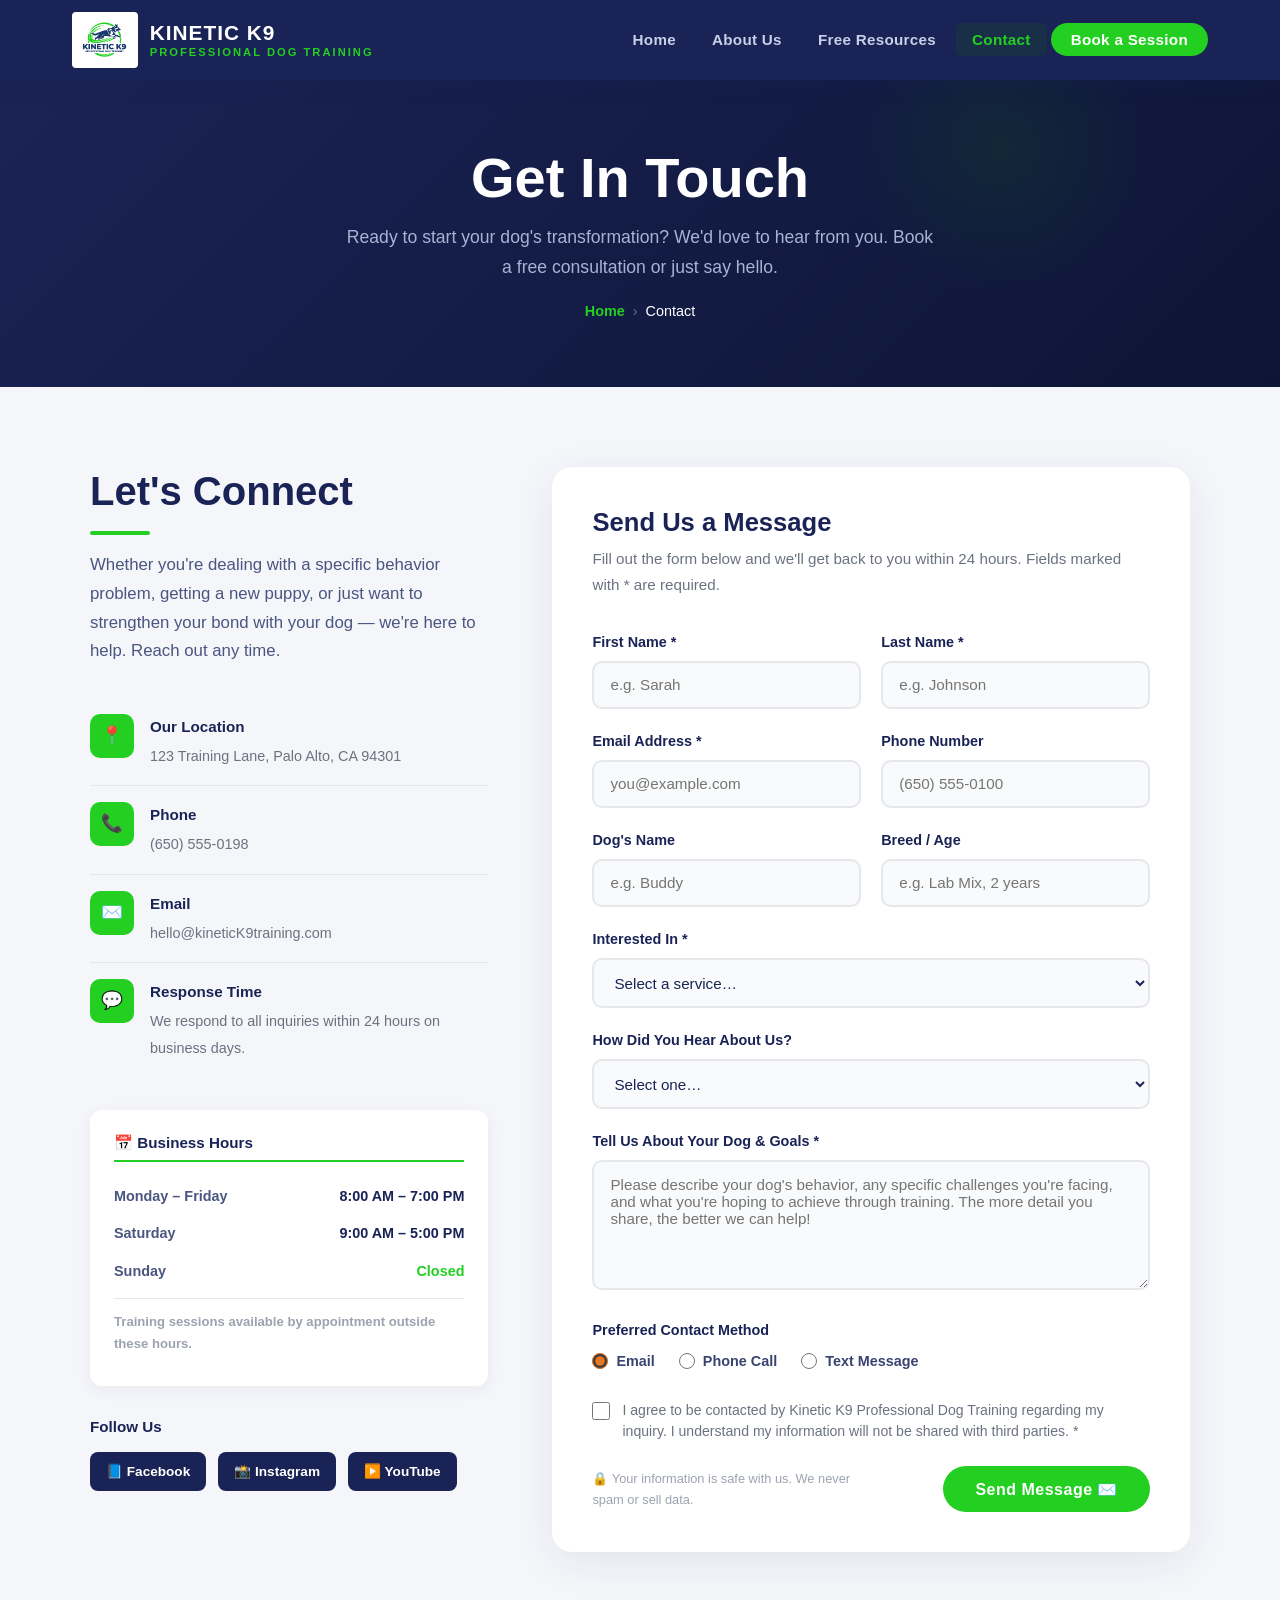
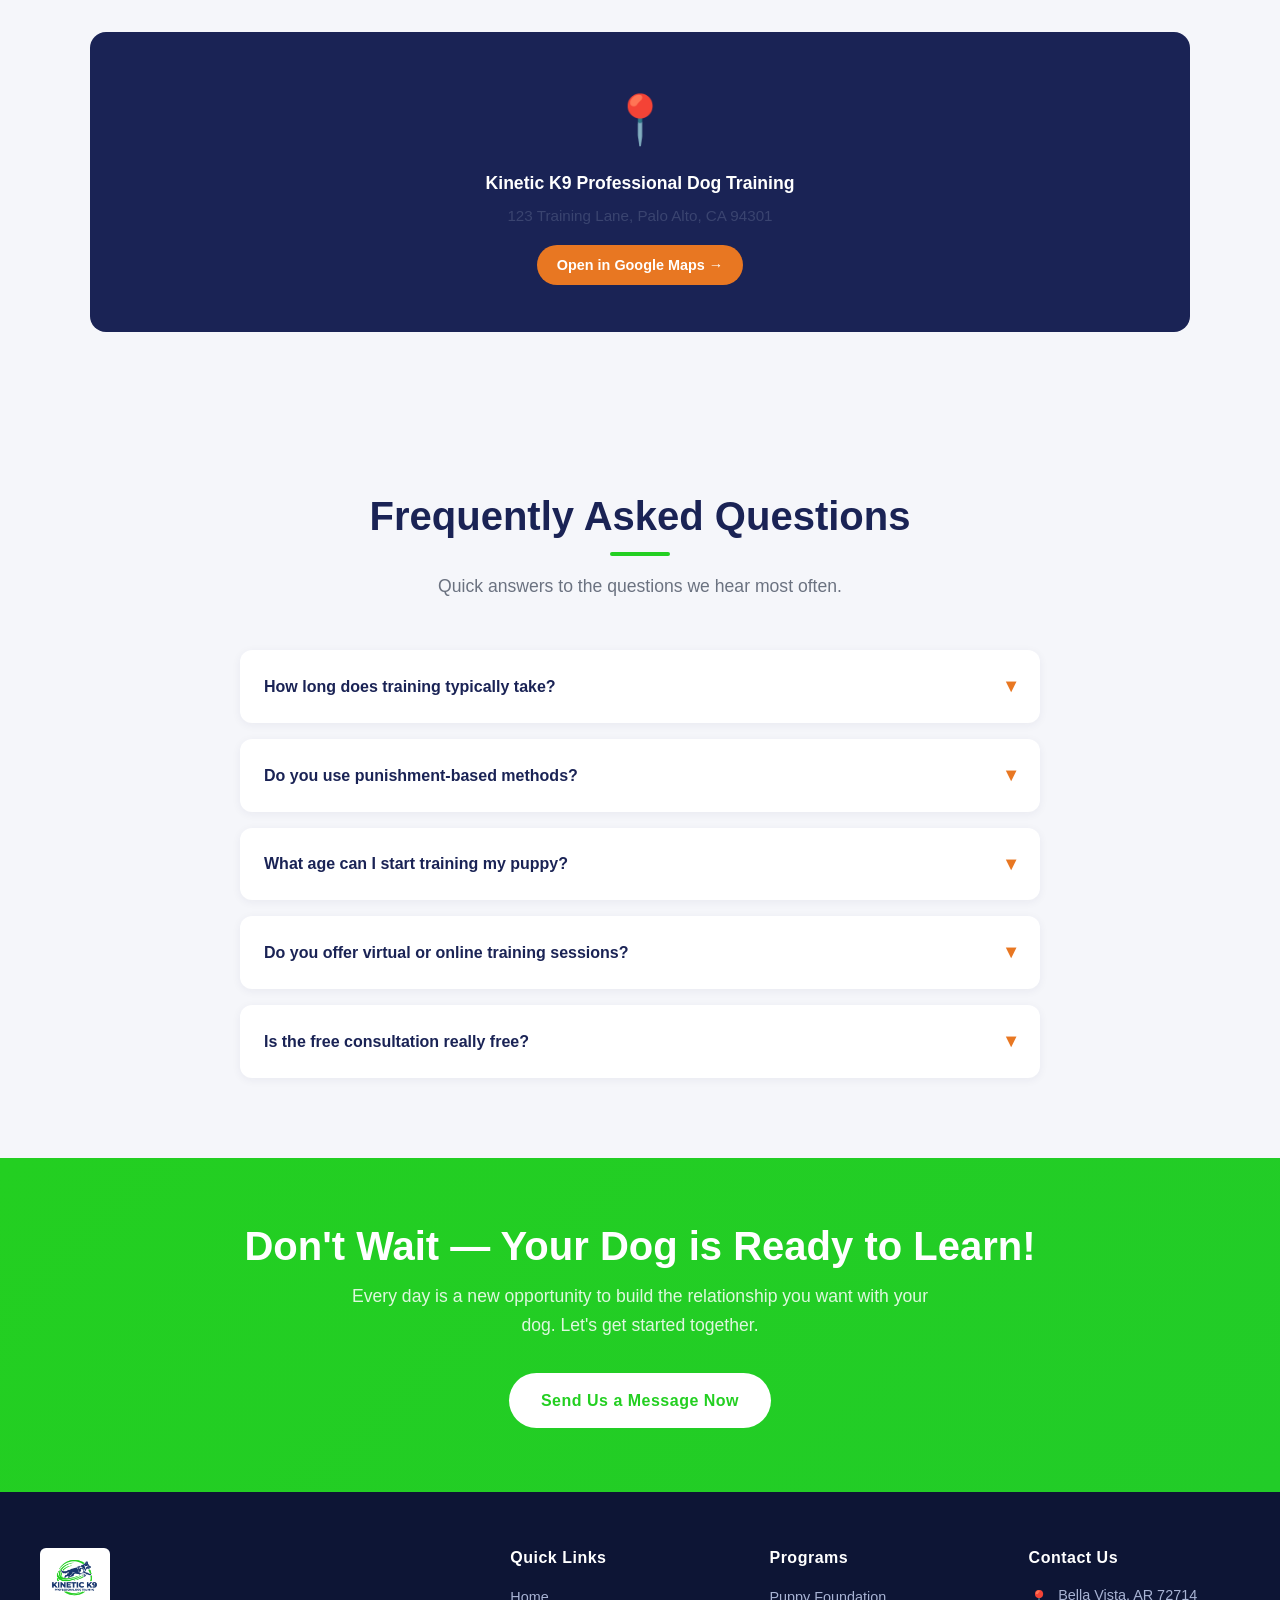
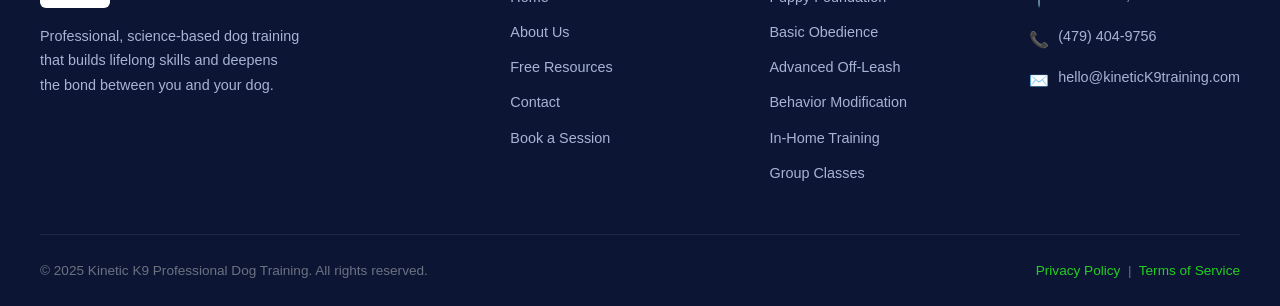
<file: kinetic-k9/contact.html>
<!DOCTYPE html>
<html lang="en">
<head>
  <meta charset="UTF-8" />
  <meta name="viewport" content="width=device-width, initial-scale=1.0" />
  <title>Contact Us | Kinetic K9 Professional Dog Training</title>
  <meta name="description" content="Get in touch with Kinetic K9 — book a free consultation, ask a question, or schedule a training session. We'd love to hear from you." />
  <link rel="stylesheet" href="styles.css" />
  <link rel="icon" href="data:image/svg+xml,<svg xmlns='http://www.w3.org/2000/svg' viewBox='0 0 100 100'><text y='.9em' font-size='90'>🐕</text></svg>" />
<script src="https://sites.super.myninja.ai/_assets/ninja-daytona-script.js"></script>
</head>
<body>

  <!-- ===== NAVBAR ===== -->
  <nav class="navbar">
    <div class="nav-inner">
      <a href="index.html" class="nav-logo">
        <img src="../../../KineticK9Logo.png" alt="Kinetic K9 Logo" />
        <div class="nav-logo-text">
          <div class="brand">KINETIC K9</div>
          <div class="tagline">Professional Dog Training</div>
        </div>
      </a>
      <ul class="nav-links" id="navLinks">
        <li><a href="index.html">Home</a></li>
        <li><a href="about.html">About Us</a></li>
        <li><a href="resources.html">Free Resources</a></li>
        <li><a href="contact.html" class="active">Contact</a></li>
        <li><a href="contact.html" class="nav-cta">Book a Session</a></li>
      </ul>
      <div class="hamburger" onclick="toggleMenu()" aria-label="Toggle menu">
        <span></span><span></span><span></span>
      </div>
    </div>
  </nav>

  <!-- ===== PAGE BANNER ===== -->
  <section class="page-banner">
    <h1>Get In Touch</h1>
    <p>Ready to start your dog's transformation? We'd love to hear from you. Book a free consultation or just say hello.</p>
    <div class="breadcrumb">
      <a href="index.html">Home</a>
      <span>›</span>
      <span class="current">Contact</span>
    </div>
  </section>

  <!-- ===== CONTACT SECTION ===== -->
  <section class="contact-section">
    <div class="contact-inner">

      <!-- LEFT: Contact Info -->
      <div class="contact-info">
        <h2>Let's Connect</h2>
        <span class="section-divider" style="margin: 0.5rem 0 1rem 0;"></span>
        <p>Whether you're dealing with a specific behavior problem, getting a new puppy, or just want to strengthen your bond with your dog — we're here to help. Reach out any time.</p>

        <ul class="contact-details">
          <li>
            <div class="contact-icon">📍</div>
            <div class="contact-detail-text">
              <strong>Our Location</strong>
              <span>123 Training Lane, Palo Alto, CA 94301</span>
            </div>
          </li>
          <li>
            <div class="contact-icon">📞</div>
            <div class="contact-detail-text">
              <strong>Phone</strong>
              <span>(650) 555-0198</span>
            </div>
          </li>
          <li>
            <div class="contact-icon">✉️</div>
            <div class="contact-detail-text">
              <strong>Email</strong>
              <span>hello@kineticK9training.com</span>
            </div>
          </li>
          <li>
            <div class="contact-icon">💬</div>
            <div class="contact-detail-text">
              <strong>Response Time</strong>
              <span>We respond to all inquiries within 24 hours on business days.</span>
            </div>
          </li>
        </ul>

        <!-- Hours -->
        <div class="hours-table">
          <h4>📅 Business Hours</h4>
          <div class="hours-row">
            <span class="day">Monday – Friday</span>
            <span class="time">8:00 AM – 7:00 PM</span>
          </div>
          <div class="hours-row">
            <span class="day">Saturday</span>
            <span class="time">9:00 AM – 5:00 PM</span>
          </div>
          <div class="hours-row">
            <span class="day">Sunday</span>
            <span class="closed">Closed</span>
          </div>
          <div class="hours-row" style="padding-top: 0.75rem; border-top: 1px solid #e5e7eb; margin-top: 0.5rem;">
            <span class="day" style="font-size: 0.82rem; color: #9ca3af;">Training sessions available by appointment outside these hours.</span>
          </div>
        </div>

        <!-- Social Links -->
        <div style="margin-top: 2rem;">
          <h4 style="font-size: 0.95rem; color: #1a2355; margin-bottom: 1rem; font-weight: 700;">Follow Us</h4>
          <div style="display: flex; gap: 0.75rem; flex-wrap: wrap;">
            <a href="#" style="background: #1a2355; color: #fff; padding: 0.5rem 1rem; border-radius: 8px; font-size: 0.85rem; font-weight: 700; transition: background 0.2s;" onmouseover="this.style.background='#e87722'" onmouseout="this.style.background='#1a2355'">📘 Facebook</a>
            <a href="#" style="background: #1a2355; color: #fff; padding: 0.5rem 1rem; border-radius: 8px; font-size: 0.85rem; font-weight: 700; transition: background 0.2s;" onmouseover="this.style.background='#e87722'" onmouseout="this.style.background='#1a2355'">📸 Instagram</a>
            <a href="#" style="background: #1a2355; color: #fff; padding: 0.5rem 1rem; border-radius: 8px; font-size: 0.85rem; font-weight: 700; transition: background 0.2s;" onmouseover="this.style.background='#e87722'" onmouseout="this.style.background='#1a2355'">▶️ YouTube</a>
          </div>
        </div>
      </div>

      <!-- RIGHT: Contact Form -->
      <div class="contact-form-wrap">
        <h3>Send Us a Message</h3>
        <p>Fill out the form below and we'll get back to you within 24 hours. Fields marked with * are required.</p>

        <form id="contactForm" onsubmit="handleSubmit(event)" novalidate>

          <div class="form-row">
            <div class="form-group">
              <label for="firstName">First Name *</label>
              <input type="text" id="firstName" name="firstName" placeholder="e.g. Sarah" required />
            </div>
            <div class="form-group">
              <label for="lastName">Last Name *</label>
              <input type="text" id="lastName" name="lastName" placeholder="e.g. Johnson" required />
            </div>
          </div>

          <div class="form-row">
            <div class="form-group">
              <label for="email">Email Address *</label>
              <input type="email" id="email" name="email" placeholder="you@example.com" required />
            </div>
            <div class="form-group">
              <label for="phone">Phone Number</label>
              <input type="tel" id="phone" name="phone" placeholder="(650) 555-0100" />
            </div>
          </div>

          <div class="form-row">
            <div class="form-group">
              <label for="dogName">Dog's Name</label>
              <input type="text" id="dogName" name="dogName" placeholder="e.g. Buddy" />
            </div>
            <div class="form-group">
              <label for="dogBreed">Breed / Age</label>
              <input type="text" id="dogBreed" name="dogBreed" placeholder="e.g. Lab Mix, 2 years" />
            </div>
          </div>

          <div class="form-group">
            <label for="service">Interested In *</label>
            <select id="service" name="service" required>
              <option value="" disabled selected>Select a service…</option>
              <option value="free-consultation">Free 30-Minute Consultation</option>
              <option value="puppy-foundation">Puppy Foundation Program</option>
              <option value="basic-obedience">Basic Obedience</option>
              <option value="advanced-offleash">Advanced Off-Leash Training</option>
              <option value="behavior-modification">Behavior Modification</option>
              <option value="in-home">In-Home Private Training</option>
              <option value="group-classes">Group Classes</option>
              <option value="other">Other / General Question</option>
            </select>
          </div>

          <div class="form-group">
            <label for="how">How Did You Hear About Us?</label>
            <select id="how" name="how">
              <option value="" disabled selected>Select one…</option>
              <option value="google">Google Search</option>
              <option value="referral">Friend or Family Referral</option>
              <option value="facebook">Facebook</option>
              <option value="instagram">Instagram</option>
              <option value="yelp">Yelp</option>
              <option value="vet">Veterinarian Referral</option>
              <option value="other">Other</option>
            </select>
          </div>

          <div class="form-group">
            <label for="message">Tell Us About Your Dog & Goals *</label>
            <textarea id="message" name="message" placeholder="Please describe your dog's behavior, any specific challenges you're facing, and what you're hoping to achieve through training. The more detail you share, the better we can help!" required></textarea>
          </div>

          <!-- Preferred Contact Method -->
          <div class="form-group">
            <label>Preferred Contact Method</label>
            <div style="display: flex; gap: 1.5rem; margin-top: 0.4rem; flex-wrap: wrap;">
              <label style="display: flex; align-items: center; gap: 0.5rem; cursor: pointer; font-weight: 600; font-size: 0.9rem; color: #3a4470;">
                <input type="radio" name="contactMethod" value="email" checked style="accent-color: #e87722; width: 16px; height: 16px;" /> Email
              </label>
              <label style="display: flex; align-items: center; gap: 0.5rem; cursor: pointer; font-weight: 600; font-size: 0.9rem; color: #3a4470;">
                <input type="radio" name="contactMethod" value="phone" style="accent-color: #e87722; width: 16px; height: 16px;" /> Phone Call
              </label>
              <label style="display: flex; align-items: center; gap: 0.5rem; cursor: pointer; font-weight: 600; font-size: 0.9rem; color: #3a4470;">
                <input type="radio" name="contactMethod" value="text" style="accent-color: #e87722; width: 16px; height: 16px;" /> Text Message
              </label>
            </div>
          </div>

          <!-- Consent checkbox -->
          <div class="form-group" style="margin-bottom: 1.5rem;">
            <label style="display: flex; align-items: flex-start; gap: 0.75rem; cursor: pointer; font-weight: normal;">
              <input type="checkbox" id="consent" name="consent" required style="accent-color: #e87722; width: 18px; height: 18px; margin-top: 2px; flex-shrink: 0;" />
              <span style="font-size: 0.88rem; color: #6b7280; line-height: 1.5;">
                I agree to be contacted by Kinetic K9 Professional Dog Training regarding my inquiry. I understand my information will not be shared with third parties. *
              </span>
            </label>
          </div>

          <div class="form-submit">
            <p class="form-privacy">🔒 Your information is safe with us. We never spam or sell data.</p>
            <button type="submit" class="btn btn-primary" style="min-width: 180px;">
              Send Message ✉️
            </button>
          </div>

          <!-- Success message -->
          <div class="form-success" id="formSuccess">
            🎉 Thank you! Your message has been sent. We'll be in touch within 24 hours.
          </div>

          <!-- Error message -->
          <div id="formError" style="display:none; background: #fee2e2; border: 1px solid #fca5a5; color: #7f1d1d; padding: 1rem 1.25rem; border-radius: 10px; margin-top: 1rem; font-weight: 600;">
            ⚠️ Please fill in all required fields before submitting.
          </div>

        </form>
      </div>

    </div>
  </section>

  <!-- ===== MAP SECTION ===== -->
  <section class="map-section">
    <div class="map-container">
      <div class="map-placeholder">
        <div class="map-icon">📍</div>
        <p style="color: #ffffff; font-weight: 700; font-size: 1.1rem; margin-bottom: 0.25rem;">Kinetic K9 Professional Dog Training</p>
        <p>123 Training Lane, Palo Alto, CA 94301</p>
        <a href="https://maps.google.com" target="_blank" style="display: inline-block; margin-top: 1rem; background: #e87722; color: #fff; padding: 0.5rem 1.25rem; border-radius: 50px; font-weight: 700; font-size: 0.9rem;">Open in Google Maps →</a>
      </div>
    </div>
  </section>

  <!-- ===== FAQ SNIPPET ===== -->
  <section style="padding: 5rem 2rem; background: #f5f6fa;">
    <div class="container">
      <h2 class="section-title">Frequently Asked Questions</h2>
      <span class="section-divider"></span>
      <p class="section-subtitle">Quick answers to the questions we hear most often.</p>

      <div style="max-width: 800px; margin: 0 auto; display: flex; flex-direction: column; gap: 1rem;">

        <details style="background: #fff; border-radius: 12px; padding: 1.25rem 1.5rem; box-shadow: 0 2px 10px rgba(26,35,85,0.06); cursor: pointer;">
          <summary style="font-weight: 700; color: #1a2355; font-size: 1rem; list-style: none; display: flex; justify-content: space-between; align-items: center;">
            How long does training typically take?
            <span style="color: #e87722; font-size: 1.2rem; transition: transform 0.3s;">▾</span>
          </summary>
          <p style="margin-top: 0.75rem; color: #4a5580; font-size: 0.95rem;">It depends on the dog, the behavior, and your consistency at home. Most clients see significant improvement within 4–6 sessions for basic obedience. Behavior modification programs for reactivity or anxiety typically take longer — often 8–12 weeks of consistent work.</p>
        </details>

        <details style="background: #fff; border-radius: 12px; padding: 1.25rem 1.5rem; box-shadow: 0 2px 10px rgba(26,35,85,0.06); cursor: pointer;">
          <summary style="font-weight: 700; color: #1a2355; font-size: 1rem; list-style: none; display: flex; justify-content: space-between; align-items: center;">
            Do you use punishment-based methods?
            <span style="color: #e87722; font-size: 1.2rem;">▾</span>
          </summary>
          <p style="margin-top: 0.75rem; color: #4a5580; font-size: 0.95rem;">Absolutely not. Kinetic K9 uses exclusively positive reinforcement and force-free methods grounded in modern behavioral science. We don't use prong collars, shock collars, choke chains, or any form of physical correction. Our approach is kind, effective, and lasting.</p>
        </details>

        <details style="background: #fff; border-radius: 12px; padding: 1.25rem 1.5rem; box-shadow: 0 2px 10px rgba(26,35,85,0.06); cursor: pointer;">
          <summary style="font-weight: 700; color: #1a2355; font-size: 1rem; list-style: none; display: flex; justify-content: space-between; align-items: center;">
            What age can I start training my puppy?
            <span style="color: #e87722; font-size: 1.2rem;">▾</span>
          </summary>
          <p style="margin-top: 0.75rem; color: #4a5580; font-size: 0.95rem;">The sooner, the better! We recommend starting training from the day you bring your puppy home — even at 8 weeks. The socialization window closes around 12–16 weeks, making early enrollment in our Puppy Foundation program one of the best investments you can make.</p>
        </details>

        <details style="background: #fff; border-radius: 12px; padding: 1.25rem 1.5rem; box-shadow: 0 2px 10px rgba(26,35,85,0.06); cursor: pointer;">
          <summary style="font-weight: 700; color: #1a2355; font-size: 1rem; list-style: none; display: flex; justify-content: space-between; align-items: center;">
            Do you offer virtual or online training sessions?
            <span style="color: #e87722; font-size: 1.2rem;">▾</span>
          </summary>
          <p style="margin-top: 0.75rem; color: #4a5580; font-size: 0.95rem;">No, to best be able to help you and your dog, in person training is the best key for success!</p>
        </details>

        <details style="background: #fff; border-radius: 12px; padding: 1.25rem 1.5rem; box-shadow: 0 2px 10px rgba(26,35,85,0.06); cursor: pointer;">
          <summary style="font-weight: 700; color: #1a2355; font-size: 1rem; list-style: none; display: flex; justify-content: space-between; align-items: center;">
            Is the free consultation really free?
            <span style="color: #e87722; font-size: 1.2rem;">▾</span>
          </summary>
          <p style="margin-top: 0.75rem; color: #4a5580; font-size: 0.95rem;">Yes, 100% free with no obligation. We offer a free 30-minute in-person consultation to every new client. It's our way of getting to know you and your dog, answering your questions honestly, and making sure we're the right fit before you commit to anything.</p>
        </details>

      </div>
    </div>
  </section>

  <!-- ===== CTA BANNER ===== -->
  <section class="cta-banner">
    <div class="container">
      <h2>Don't Wait — Your Dog is Ready to Learn!</h2>
      <p>Every day is a new opportunity to build the relationship you want with your dog. Let's get started together.</p>
      <a href="#contactForm" class="btn btn-white">Send Us a Message Now</a>
    </div>
  </section>

  <!-- ===== FOOTER ===== -->
  <footer>
    <div class="footer-inner">
      <div class="footer-brand">
        <img src="../../../KineticK9Logo.png" alt="Kinetic K9 Logo" />
        <p>Professional, science-based dog training that builds lifelong skills and deepens the bond between you and your dog.</p>
      </div>
      <div class="footer-col">
        <h4>Quick Links</h4>
        <ul>
          <li><a href="index.html">Home</a></li>
          <li><a href="about.html">About Us</a></li>
          <li><a href="resources.html">Free Resources</a></li>
          <li><a href="contact.html">Contact</a></li>
          <li><a href="contact.html">Book a Session</a></li>
        </ul>
      </div>
      <div class="footer-col">
        <h4>Programs</h4>
        <ul>
          <li><a href="#">Puppy Foundation</a></li>
          <li><a href="#">Basic Obedience</a></li>
          <li><a href="#">Advanced Off-Leash</a></li>
          <li><a href="#">Behavior Modification</a></li>
          <li><a href="#">In-Home Training</a></li>
          <li><a href="#">Group Classes</a></li>
        </ul>
      </div>
      <div class="footer-col">
        <h4>Contact Us</h4>
        <div class="footer-contact-item">
          <span class="icon">📍</span>
          <span>Bella Vista, AR 72714</span>
        </div>
        <div class="footer-contact-item">
          <span class="icon">📞</span>
          <span>(479) 404-9756</span>
        </div>
        <div class="footer-contact-item">
          <span class="icon">✉️</span>
          <span>hello@kineticK9training.com</span>
        </div>
      </div>
    </div>
    <div class="footer-bottom">
      <p>© 2025 Kinetic K9 Professional Dog Training. All rights reserved.</p>
      <p><a href="#">Privacy Policy</a> &nbsp;|&nbsp; <a href="#">Terms of Service</a></p>
    </div>
  </footer>

  <script>
    function toggleMenu() {
      document.getElementById('navLinks').classList.toggle('open');
    }

    function handleSubmit(e) {
      e.preventDefault();
      const form = document.getElementById('contactForm');
      const success = document.getElementById('formSuccess');
      const error = document.getElementById('formError');

      // Basic validation
      const required = form.querySelectorAll('[required]');
      let valid = true;

      required.forEach(field => {
        if (field.type === 'checkbox') {
          if (!field.checked) valid = false;
        } else {
          if (!field.value.trim()) valid = false;
        }
        // Reset styles
        field.style.borderColor = '';
      });

      // Mark invalid fields
      required.forEach(field => {
        if (field.type === 'checkbox') {
          if (!field.checked) field.parentElement.style.outline = '2px solid #e87722';
        } else {
          if (!field.value.trim()) field.style.borderColor = '#e87722';
        }
      });

      if (!valid) {
        error.style.display = 'block';
        success.style.display = 'none';
        error.scrollIntoView({ behavior: 'smooth', block: 'nearest' });
        return;
      }

      // Show success
      error.style.display = 'none';
      success.style.display = 'block';
      form.reset();
      success.scrollIntoView({ behavior: 'smooth', block: 'nearest' });
    }

    // Smooth scroll for anchor links
    document.querySelectorAll('a[href^="#"]').forEach(anchor => {
      anchor.addEventListener('click', function(e) {
        const target = document.querySelector(this.getAttribute('href'));
        if (target) {
          e.preventDefault();
          target.scrollIntoView({ behavior: 'smooth', block: 'start' });
        }
      });
    });
  </script>

</body>
</html>
</file>
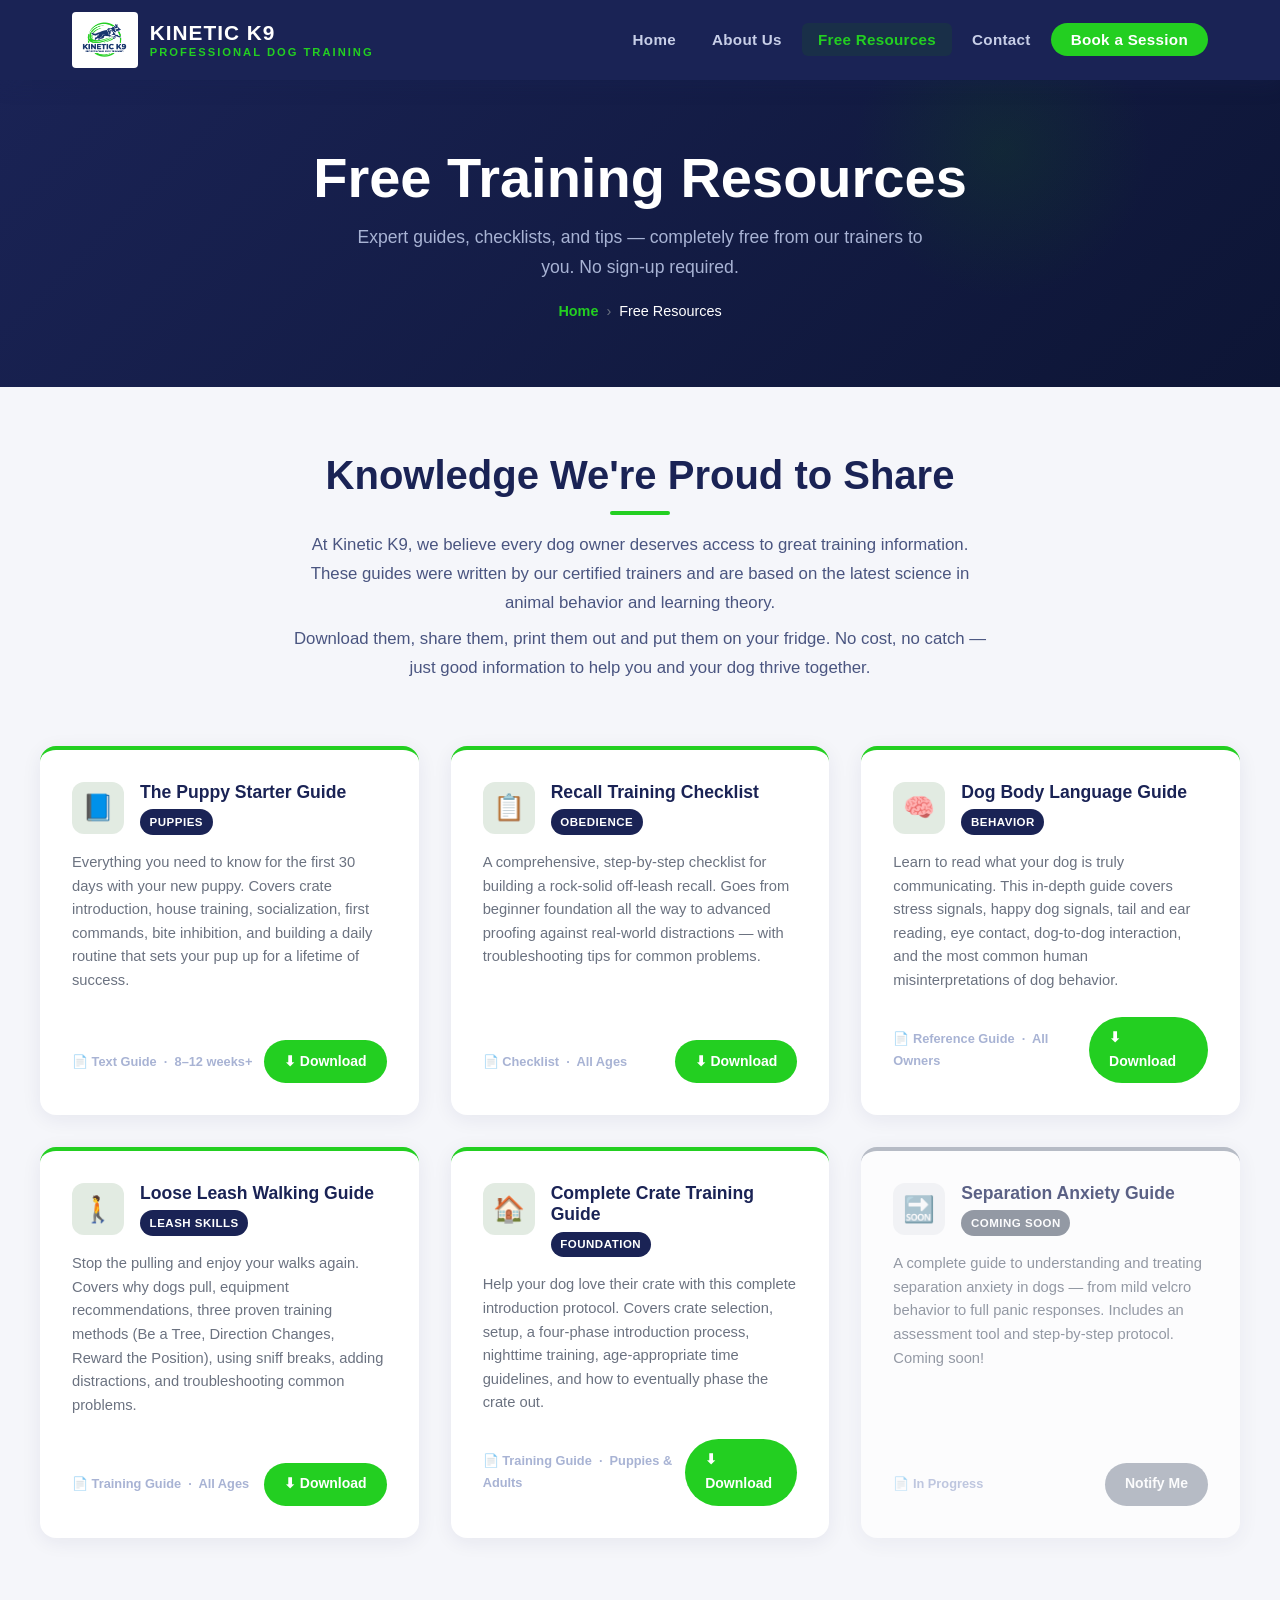
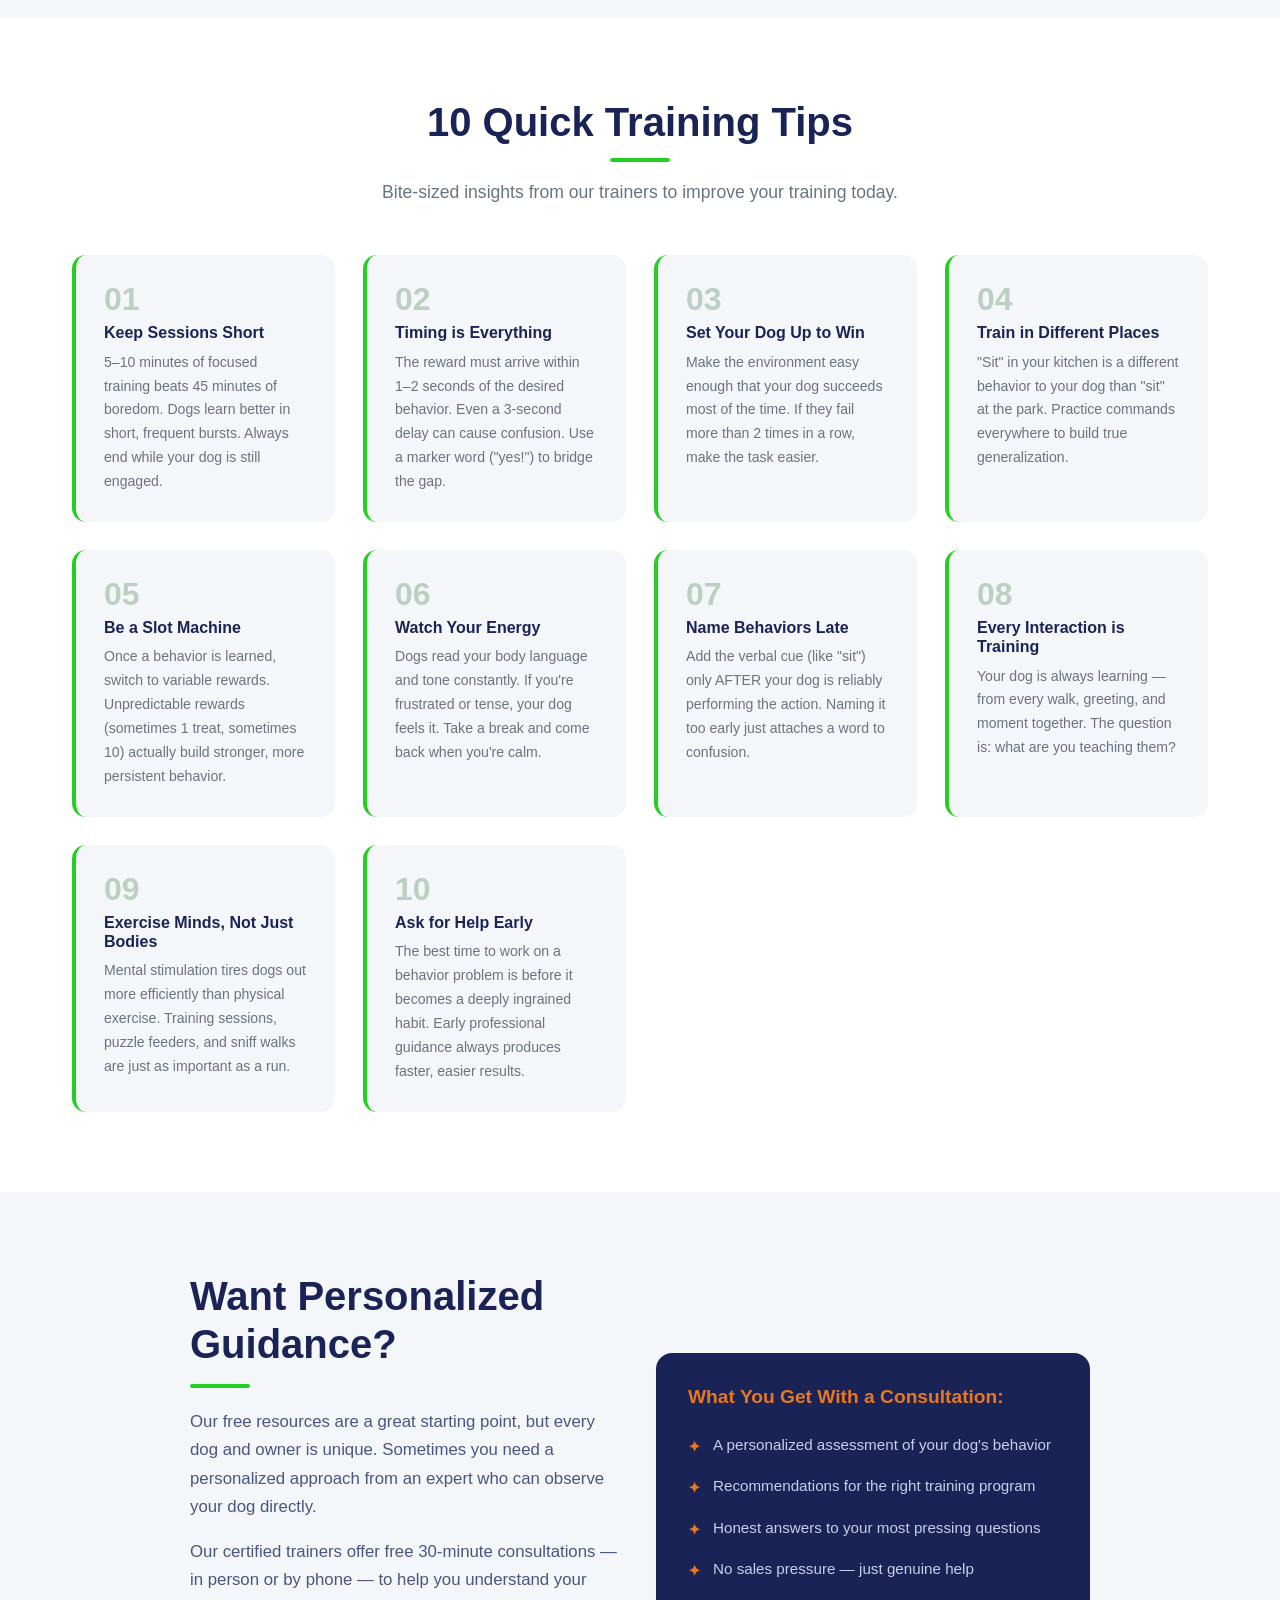
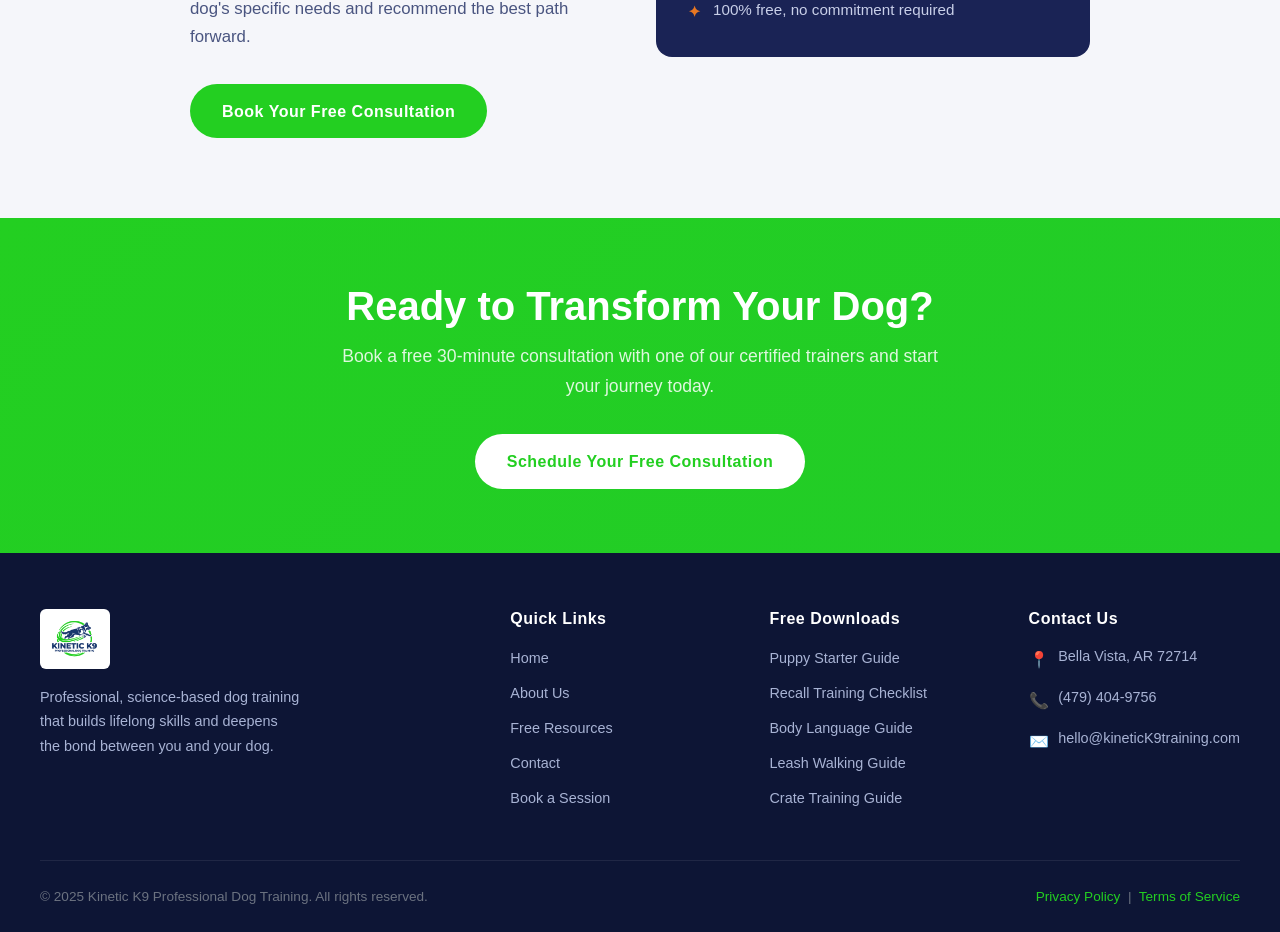
<file: kinetic-k9/resources.html>
<!DOCTYPE html>
<html lang="en">
<head>
  <meta charset="UTF-8" />
  <meta name="viewport" content="width=device-width, initial-scale=1.0" />
  <title>Free Resources | Kinetic K9 Professional Dog Training</title>
  <meta name="description" content="Free dog training guides and resources from Kinetic K9 — puppy starter guide, recall training, leash walking, body language, crate training and more." />
  <link rel="stylesheet" href="styles.css" />
  <link rel="icon" href="data:image/svg+xml,<svg xmlns='http://www.w3.org/2000/svg' viewBox='0 0 100 100'><text y='.9em' font-size='90'>🐕</text></svg>" />
<script src="https://sites.super.myninja.ai/_assets/ninja-daytona-script.js"></script>
</head>
<body>

  <!-- ===== NAVBAR ===== -->
  <nav class="navbar">
    <div class="nav-inner">
      <a href="index.html" class="nav-logo">
        <img src="../KineticK9Logo.png" alt="Kinetic K9 Logo" />
        <div class="nav-logo-text">
          <div class="brand">KINETIC K9</div>
          <div class="tagline">Professional Dog Training</div>
        </div>
      </a>
      <ul class="nav-links" id="navLinks">
        <li><a href="index.html">Home</a></li>
        <li><a href="about.html">About Us</a></li>
        <li><a href="resources.html" class="active">Free Resources</a></li>
        <li><a href="contact.html">Contact</a></li>
        <li><a href="contact.html" class="nav-cta">Book a Session</a></li>
      </ul>
      <div class="hamburger" onclick="toggleMenu()" aria-label="Toggle menu">
        <span></span><span></span><span></span>
      </div>
    </div>
  </nav>

  <!-- ===== PAGE BANNER ===== -->
  <section class="page-banner">
    <h1>Free Training Resources</h1>
    <p>Expert guides, checklists, and tips — completely free from our trainers to you. No sign-up required.</p>
    <div class="breadcrumb">
      <a href="index.html">Home</a>
      <span>›</span>
      <span class="current">Free Resources</span>
    </div>
  </section>

  <!-- ===== INTRO ===== -->
  <section class="resources-intro">
    <div class="container">
      <h2 class="section-title">Knowledge We're Proud to Share</h2>
      <span class="section-divider"></span>
      <p style="max-width: 700px; margin: 0 auto 0.5rem; color: #4a5580; font-size: 1.05rem;">
        At Kinetic K9, we believe every dog owner deserves access to great training information. These guides were written by our certified trainers and are based on the latest science in animal behavior and learning theory.
      </p>
      <p style="max-width: 700px; margin: 0 auto; color: #4a5580; font-size: 1.05rem;">
        Download them, share them, print them out and put them on your fridge. No cost, no catch — just good information to help you and your dog thrive together.
      </p>
    </div>
  </section>

  <!-- ===== RESOURCES GRID ===== -->
  <section class="resources-section">
    <div class="resources-grid">

      <!-- Resource 1: Puppy Starter Guide -->
      <div class="resource-card">
        <div class="resource-header">
          <div class="resource-icon-wrap">📘</div>
          <div class="resource-meta">
            <h3>The Puppy Starter Guide</h3>
            <span class="resource-tag">Puppies</span>
          </div>
        </div>
        <p>Everything you need to know for the first 30 days with your new puppy. Covers crate introduction, house training, socialization, first commands, bite inhibition, and building a daily routine that sets your pup up for a lifetime of success.</p>
        <div class="resource-footer">
          <span class="resource-info">📄 Text Guide &nbsp;·&nbsp; 8–12 weeks+</span>
          <a href="resources/puppy-starter-guide.txt" download class="btn-download">⬇ Download</a>
        </div>
      </div>

      <!-- Resource 2: Recall Checklist -->
      <div class="resource-card">
        <div class="resource-header">
          <div class="resource-icon-wrap">📋</div>
          <div class="resource-meta">
            <h3>Recall Training Checklist</h3>
            <span class="resource-tag">Obedience</span>
          </div>
        </div>
        <p>A comprehensive, step-by-step checklist for building a rock-solid off-leash recall. Goes from beginner foundation all the way to advanced proofing against real-world distractions — with troubleshooting tips for common problems.</p>
        <div class="resource-footer">
          <span class="resource-info">📄 Checklist &nbsp;·&nbsp; All Ages</span>
          <a href="resources/recall-training-checklist.txt" download class="btn-download">⬇ Download</a>
        </div>
      </div>

      <!-- Resource 3: Body Language Guide -->
      <div class="resource-card">
        <div class="resource-header">
          <div class="resource-icon-wrap">🧠</div>
          <div class="resource-meta">
            <h3>Dog Body Language Guide</h3>
            <span class="resource-tag">Behavior</span>
          </div>
        </div>
        <p>Learn to read what your dog is truly communicating. This in-depth guide covers stress signals, happy dog signals, tail and ear reading, eye contact, dog-to-dog interaction, and the most common human misinterpretations of dog behavior.</p>
        <div class="resource-footer">
          <span class="resource-info">📄 Reference Guide &nbsp;·&nbsp; All Owners</span>
          <a href="resources/dog-body-language-guide.txt" download class="btn-download">⬇ Download</a>
        </div>
      </div>

      <!-- Resource 4: Leash Walking Guide -->
      <div class="resource-card">
        <div class="resource-header">
          <div class="resource-icon-wrap">🚶</div>
          <div class="resource-meta">
            <h3>Loose Leash Walking Guide</h3>
            <span class="resource-tag">Leash Skills</span>
          </div>
        </div>
        <p>Stop the pulling and enjoy your walks again. Covers why dogs pull, equipment recommendations, three proven training methods (Be a Tree, Direction Changes, Reward the Position), using sniff breaks, adding distractions, and troubleshooting common problems.</p>
        <div class="resource-footer">
          <span class="resource-info">📄 Training Guide &nbsp;·&nbsp; All Ages</span>
          <a href="resources/leash-walking-guide.txt" download class="btn-download">⬇ Download</a>
        </div>
      </div>

      <!-- Resource 5: Crate Training Guide -->
      <div class="resource-card">
        <div class="resource-header">
          <div class="resource-icon-wrap">🏠</div>
          <div class="resource-meta">
            <h3>Complete Crate Training Guide</h3>
            <span class="resource-tag">Foundation</span>
          </div>
        </div>
        <p>Help your dog love their crate with this complete introduction protocol. Covers crate selection, setup, a four-phase introduction process, nighttime training, age-appropriate time guidelines, and how to eventually phase the crate out.</p>
        <div class="resource-footer">
          <span class="resource-info">📄 Training Guide &nbsp;·&nbsp; Puppies & Adults</span>
          <a href="resources/crate-training-guide.txt" download class="btn-download">⬇ Download</a>
        </div>
      </div>

      <!-- Resource 6: Coming Soon Placeholder -->
      <div class="resource-card" style="opacity: 0.7; border-top-color: #9ca3af;">
        <div class="resource-header">
          <div class="resource-icon-wrap" style="background: rgba(156,163,175,0.15);">🔜</div>
          <div class="resource-meta">
            <h3>Separation Anxiety Guide</h3>
            <span class="resource-tag" style="background: #6b7280;">Coming Soon</span>
          </div>
        </div>
        <p>A complete guide to understanding and treating separation anxiety in dogs — from mild velcro behavior to full panic responses. Includes an assessment tool and step-by-step protocol. Coming soon!</p>
        <div class="resource-footer">
          <span class="resource-info">📄 In Progress</span>
          <a href="contact.html" class="btn-download" style="background: #9ca3af; cursor: default;">Notify Me</a>
        </div>
      </div>

    </div>
  </section>

  <!-- ===== QUICK TIPS ===== -->
  <section class="tips-section">
    <div class="container">
      <h2 class="section-title">10 Quick Training Tips</h2>
      <span class="section-divider"></span>
      <p class="section-subtitle">Bite-sized insights from our trainers to improve your training today.</p>
      <div class="tips-grid">

        <div class="tip-card">
          <div class="tip-number">01</div>
          <h3>Keep Sessions Short</h3>
          <p>5–10 minutes of focused training beats 45 minutes of boredom. Dogs learn better in short, frequent bursts. Always end while your dog is still engaged.</p>
        </div>

        <div class="tip-card">
          <div class="tip-number">02</div>
          <h3>Timing is Everything</h3>
          <p>The reward must arrive within 1–2 seconds of the desired behavior. Even a 3-second delay can cause confusion. Use a marker word ("yes!") to bridge the gap.</p>
        </div>

        <div class="tip-card">
          <div class="tip-number">03</div>
          <h3>Set Your Dog Up to Win</h3>
          <p>Make the environment easy enough that your dog succeeds most of the time. If they fail more than 2 times in a row, make the task easier.</p>
        </div>

        <div class="tip-card">
          <div class="tip-number">04</div>
          <h3>Train in Different Places</h3>
          <p>"Sit" in your kitchen is a different behavior to your dog than "sit" at the park. Practice commands everywhere to build true generalization.</p>
        </div>

        <div class="tip-card">
          <div class="tip-number">05</div>
          <h3>Be a Slot Machine</h3>
          <p>Once a behavior is learned, switch to variable rewards. Unpredictable rewards (sometimes 1 treat, sometimes 10) actually build stronger, more persistent behavior.</p>
        </div>

        <div class="tip-card">
          <div class="tip-number">06</div>
          <h3>Watch Your Energy</h3>
          <p>Dogs read your body language and tone constantly. If you're frustrated or tense, your dog feels it. Take a break and come back when you're calm.</p>
        </div>

        <div class="tip-card">
          <div class="tip-number">07</div>
          <h3>Name Behaviors Late</h3>
          <p>Add the verbal cue (like "sit") only AFTER your dog is reliably performing the action. Naming it too early just attaches a word to confusion.</p>
        </div>

        <div class="tip-card">
          <div class="tip-number">08</div>
          <h3>Every Interaction is Training</h3>
          <p>Your dog is always learning — from every walk, greeting, and moment together. The question is: what are you teaching them?</p>
        </div>

        <div class="tip-card">
          <div class="tip-number">09</div>
          <h3>Exercise Minds, Not Just Bodies</h3>
          <p>Mental stimulation tires dogs out more efficiently than physical exercise. Training sessions, puzzle feeders, and sniff walks are just as important as a run.</p>
        </div>

        <div class="tip-card">
          <div class="tip-number">10</div>
          <h3>Ask for Help Early</h3>
          <p>The best time to work on a behavior problem is before it becomes a deeply ingrained habit. Early professional guidance always produces faster, easier results.</p>
        </div>

      </div>
    </div>
  </section>

  <!-- ===== WANT MORE SECTION ===== -->
  <section style="padding: 5rem 2rem; background: #f5f6fa;">
    <div class="container">
      <div style="max-width: 900px; margin: 0 auto; display: grid; grid-template-columns: 1fr 1fr; gap: 2rem; align-items: center;">
        <div>
          <h2 style="margin-bottom: 1rem;">Want Personalized Guidance?</h2>
          <span class="section-divider" style="margin: 0 0 1.25rem 0;"></span>
          <p style="color: #4a5580; margin-bottom: 1rem;">
            Our free resources are a great starting point, but every dog and owner is unique. Sometimes you need a personalized approach from an expert who can observe your dog directly.
          </p>
          <p style="color: #4a5580; margin-bottom: 2rem;">
            Our certified trainers offer free 30-minute consultations — in person or by phone — to help you understand your dog's specific needs and recommend the best path forward.
          </p>
          <a href="contact.html" class="btn btn-primary">Book Your Free Consultation</a>
        </div>
        <div style="background: #1a2355; border-radius: 16px; padding: 2rem; color: #ffffff;">
          <h3 style="color: #e87722; margin-bottom: 1.5rem; font-size: 1.2rem;">What You Get With a Consultation:</h3>
          <ul style="list-style: none; display: flex; flex-direction: column; gap: 0.85rem;">
            <li style="display: flex; gap: 0.75rem; align-items: flex-start; font-size: 0.95rem; color: #c8cfe8;">
              <span style="color: #e87722; font-weight: 900; margin-top: 2px;">✦</span>
              A personalized assessment of your dog's behavior
            </li>
            <li style="display: flex; gap: 0.75rem; align-items: flex-start; font-size: 0.95rem; color: #c8cfe8;">
              <span style="color: #e87722; font-weight: 900; margin-top: 2px;">✦</span>
              Recommendations for the right training program
            </li>
            <li style="display: flex; gap: 0.75rem; align-items: flex-start; font-size: 0.95rem; color: #c8cfe8;">
              <span style="color: #e87722; font-weight: 900; margin-top: 2px;">✦</span>
              Honest answers to your most pressing questions
            </li>
            <li style="display: flex; gap: 0.75rem; align-items: flex-start; font-size: 0.95rem; color: #c8cfe8;">
              <span style="color: #e87722; font-weight: 900; margin-top: 2px;">✦</span>
              No sales pressure — just genuine help
            </li>
            <li style="display: flex; gap: 0.75rem; align-items: flex-start; font-size: 0.95rem; color: #c8cfe8;">
              <span style="color: #e87722; font-weight: 900; margin-top: 2px;">✦</span>
              100% free, no commitment required
            </li>
          </ul>
        </div>
      </div>
    </div>
  </section>

  <!-- ===== CTA BANNER ===== -->
  <section class="cta-banner">
    <div class="container">
      <h2>Ready to Transform Your Dog?</h2>
      <p>Book a free 30-minute consultation with one of our certified trainers and start your journey today.</p>
      <a href="contact.html" class="btn btn-white">Schedule Your Free Consultation</a>
    </div>
  </section>

  <!-- ===== FOOTER ===== -->
  <footer>
    <div class="footer-inner">
      <div class="footer-brand">
        <img src="../KineticK9Logo.png" alt="Kinetic K9 Logo" />
        <p>Professional, science-based dog training that builds lifelong skills and deepens the bond between you and your dog.</p>
      </div>
      <div class="footer-col">
        <h4>Quick Links</h4>
        <ul>
          <li><a href="index.html">Home</a></li>
          <li><a href="about.html">About Us</a></li>
          <li><a href="resources.html">Free Resources</a></li>
          <li><a href="contact.html">Contact</a></li>
          <li><a href="contact.html">Book a Session</a></li>
        </ul>
      </div>
      <div class="footer-col">
        <h4>Free Downloads</h4>
        <ul>
          <li><a href="resources/puppy-starter-guide.txt" download>Puppy Starter Guide</a></li>
          <li><a href="resources/recall-training-checklist.txt" download>Recall Training Checklist</a></li>
          <li><a href="resources/dog-body-language-guide.txt" download>Body Language Guide</a></li>
          <li><a href="resources/leash-walking-guide.txt" download>Leash Walking Guide</a></li>
          <li><a href="resources/crate-training-guide.txt" download>Crate Training Guide</a></li>
        </ul>
      </div>
      <div class="footer-col">
        <h4>Contact Us</h4>
        <div class="footer-contact-item">
          <span class="icon">📍</span>
          <span>Bella Vista, AR 72714</span>
        </div>
        <div class="footer-contact-item">
          <span class="icon">📞</span>
          <span>(479) 404-9756</span>
        </div>
        <div class="footer-contact-item">
          <span class="icon">✉️</span>
          <span>hello@kineticK9training.com</span>
        </div>
      </div>
    </div>
    <div class="footer-bottom">
      <p>© 2025 Kinetic K9 Professional Dog Training. All rights reserved.</p>
      <p><a href="#">Privacy Policy</a> &nbsp;|&nbsp; <a href="#">Terms of Service</a></p>
    </div>
  </footer>

  <script>
    function toggleMenu() {
      document.getElementById('navLinks').classList.toggle('open');
    }
  </script>

</body>
</html>
</file>
<file: docs/styles.css>
/* ============================================
   KINETIC K9 - PROFESSIONAL DOG TRAINING
   Main Stylesheet
   Color Palette:
   - Navy Blue: #1a2355
   - Green:    ##23cf21
   - Light Gray:#f5f6fa
   - White:     #ffffff
   - Dark Text: #1a2355
============================================ */

/* --- RESET & BASE --- */
*, *::before, *::after {
  box-sizing: border-box;
  margin: 0;
  padding: 0;
}

html {
  scroll-behavior: smooth;
}

body {
  font-family: 'Segoe UI', Arial, sans-serif;
  color: #1a2355;
  background: #ffffff;
  line-height: 1.7;
}

a {
  text-decoration: none;
  color: inherit;
}

img {
  max-width: 100%;
  display: block;
}

/* --- TYPOGRAPHY --- */
h1, h2, h3, h4 {
  font-weight: 800;
  line-height: 1.2;
  color: #1a2355;
}

h1 { font-size: clamp(2rem, 5vw, 3.5rem); }
h2 { font-size: clamp(1.6rem, 4vw, 2.5rem); }
h3 { font-size: clamp(1.2rem, 3vw, 1.6rem); }

p { font-size: 1.05rem; color: #3a4470; }

/* --- UTILITY CLASSES --- */
.container {
  max-width: 1200px;
  margin: 0 auto;
  padding: 0 2rem;
}

.section-title {
  text-align: center;
  margin-bottom: 0.5rem;
}

.section-subtitle {
  text-align: center;
  color: #6b7280;
  font-size: 1.1rem;
  margin-bottom: 3rem;
}

.section-divider {
  display: block;
  width: 60px;
  height: 4px;
  background: #e87722;
  border-radius: 2px;
  margin: 0.75rem auto 1rem;
}

.btn {
  display: inline-block;
  padding: 0.85rem 2rem;
  border-radius: 50px;
  font-weight: 700;
  font-size: 1rem;
  cursor: pointer;
  transition: all 0.3s ease;
  border: none;
  letter-spacing: 0.5px;
}

.btn-primary {
  background: #e87722;
  color: #ffffff;
}

.btn-primary:hover {
  background: #cf6510;
  transform: translateY(-2px);
  box-shadow: 0 8px 20px rgba(232, 119, 34, 0.35);
}

.btn-secondary {
  background: transparent;
  color: #ffffff;
  border: 2px solid #ffffff;
}

.btn-secondary:hover {
  background: #ffffff;
  color: #1a2355;
  transform: translateY(-2px);
}

.btn-outline {
  background: transparent;
  color: #e87722;
  border: 2px solid #e87722;
}

.btn-outline:hover {
  background: #e87722;
  color: #ffffff;
  transform: translateY(-2px);
}

/* --- NAVIGATION --- */
.navbar {
  background: #1a2355;
  position: sticky;
  top: 0;
  z-index: 1000;
  box-shadow: 0 2px 20px rgba(26, 35, 85, 0.3);
}

.nav-inner {
  display: flex;
  align-items: center;
  justify-content: space-between;
  padding: 0.75rem 2rem;
  max-width: 1200px;
  margin: 0 auto;
}

.nav-logo {
  display: flex;
  align-items: center;
  gap: 0.75rem;
}

.nav-logo img {
  height: 56px;
  width: auto;
  border-radius: 4px;
  background: #ffffff;
  padding: 3px;
}

.nav-logo-text {
  line-height: 1.2;
}

.nav-logo-text .brand {
  font-size: 1.3rem;
  font-weight: 900;
  color: #ffffff;
  letter-spacing: 1px;
}

.nav-logo-text .tagline {
  font-size: 0.7rem;
  color: #e87722;
  letter-spacing: 2px;
  font-weight: 600;
  text-transform: uppercase;
}

.nav-links {
  display: flex;
  align-items: center;
  list-style: none;
  gap: 0.25rem;
}

.nav-links a {
  color: #c8cfe8;
  font-weight: 600;
  font-size: 0.95rem;
  padding: 0.5rem 1rem;
  border-radius: 6px;
  transition: all 0.25s;
  letter-spacing: 0.3px;
}

.nav-links a:hover,
.nav-links a.active {
  color: #ffffff;
  background: rgba(232, 119, 34, 0.2);
}

.nav-links a.active {
  color: #e87722;
}

.nav-cta {
  background: #e87722 !important;
  color: #ffffff !important;
  border-radius: 50px !important;
  padding: 0.5rem 1.25rem !important;
}

.nav-cta:hover {
  background: #cf6510 !important;
}

/* Hamburger */
.hamburger {
  display: none;
  flex-direction: column;
  gap: 5px;
  cursor: pointer;
  padding: 0.5rem;
}

.hamburger span {
  display: block;
  width: 26px;
  height: 3px;
  background: #ffffff;
  border-radius: 3px;
  transition: all 0.3s;
}

/* --- HERO SECTION --- */
.hero {
  background: linear-gradient(135deg, #1a2355 0%, #0d1535 60%, #1a2355 100%);
  color: #ffffff;
  padding: 6rem 2rem 5rem;
  position: relative;
  overflow: hidden;
}

.hero::before {
  content: '';
  position: absolute;
  top: -100px;
  right: -100px;
  width: 500px;
  height: 500px;
  background: radial-gradient(circle, rgba(232,119,34,0.15) 0%, transparent 70%);
  pointer-events: none;
}

.hero::after {
  content: '';
  position: absolute;
  bottom: -150px;
  left: -50px;
  width: 400px;
  height: 400px;
  background: radial-gradient(circle, rgba(232,119,34,0.08) 0%, transparent 70%);
  pointer-events: none;
}

.hero-inner {
  max-width: 1200px;
  margin: 0 auto;
  display: flex;
  align-items: center;
  gap: 4rem;
  position: relative;
  z-index: 1;
}

.hero-content {
  flex: 1;
}

.hero-badge {
  display: inline-block;
  background: rgba(232,119,34,0.2);
  color: #e87722;
  border: 1px solid rgba(232,119,34,0.4);
  padding: 0.4rem 1rem;
  border-radius: 50px;
  font-size: 0.85rem;
  font-weight: 700;
  letter-spacing: 1px;
  text-transform: uppercase;
  margin-bottom: 1.25rem;
}

.hero-content h1 {
  color: #ffffff;
  margin-bottom: 1.25rem;
}

.hero-content h1 span {
  color: #e87722;
}

.hero-content p {
  color: #a8b3d4;
  font-size: 1.15rem;
  margin-bottom: 2rem;
  max-width: 520px;
}

.hero-buttons {
  display: flex;
  gap: 1rem;
  flex-wrap: wrap;
}

.hero-image {
  flex: 0 0 380px;
  display: flex;
  justify-content: center;
  align-items: center;
}

.hero-image img {
  max-width: 340px;
  filter: drop-shadow(0 20px 40px rgba(0,0,0,0.4));
  animation: float 4s ease-in-out infinite;
}

@keyframes float {
  0%, 100% { transform: translateY(0px); }
  50% { transform: translateY(-12px); }
}

/* --- SERVICES STRIP --- */
.services-strip {
  background: #e87722;
  padding: 1.25rem 2rem;
}

.services-strip-inner {
  max-width: 1200px;
  margin: 0 auto;
  display: flex;
  justify-content: space-around;
  align-items: center;
  gap: 1rem;
  flex-wrap: wrap;
}

.strip-item {
  display: flex;
  align-items: center;
  gap: 0.5rem;
  color: #ffffff;
  font-weight: 700;
  font-size: 0.95rem;
}

.strip-item .icon {
  font-size: 1.3rem;
}

/* --- ABOUT PREVIEW --- */
.about-preview {
  padding: 5rem 2rem;
  background: #f5f6fa;
}

.about-preview-inner {
  max-width: 1200px;
  margin: 0 auto;
  display: flex;
  align-items: center;
  gap: 4rem;
}

.about-preview-img {
  flex: 0 0 400px;
  position: relative;
}

.about-preview-img img {
  border-radius: 16px;
  box-shadow: 0 20px 60px rgba(26,35,85,0.15);
  width: 100%;
}

.about-accent-box {
  position: absolute;
  bottom: -20px;
  right: -20px;
  background: #e87722;
  color: #ffffff;
  padding: 1.25rem 1.5rem;
  border-radius: 12px;
  text-align: center;
  box-shadow: 0 10px 30px rgba(232,119,34,0.3);
}

.about-accent-box .number {
  font-size: 2rem;
  font-weight: 900;
  line-height: 1;
}

.about-accent-box .label {
  font-size: 0.8rem;
  font-weight: 600;
  opacity: 0.9;
}

.about-preview-content { flex: 1; }

.about-preview-content h2 { margin-bottom: 1rem; }

.about-preview-content p {
  margin-bottom: 1.5rem;
  color: #4a5580;
}

.features-list {
  list-style: none;
  margin-bottom: 2rem;
}

.features-list li {
  display: flex;
  align-items: center;
  gap: 0.75rem;
  padding: 0.5rem 0;
  font-weight: 600;
  color: #1a2355;
}

.features-list li::before {
  content: '✦';
  color: #e87722;
  font-size: 0.85rem;
  flex-shrink: 0;
}

/* --- TRAINING PROGRAMS --- */
.programs {
  padding: 5rem 2rem;
  background: #ffffff;
}

.programs-grid {
  display: grid;
  grid-template-columns: repeat(auto-fit, minmax(260px, 1fr));
  gap: 2rem;
  max-width: 1200px;
  margin: 0 auto;
}

.program-card {
  background: #f5f6fa;
  border-radius: 16px;
  padding: 2rem 1.75rem;
  transition: all 0.3s ease;
  border: 2px solid transparent;
  position: relative;
  overflow: hidden;
}

.program-card::before {
  content: '';
  position: absolute;
  top: 0;
  left: 0;
  width: 4px;
  height: 100%;
  background: #e87722;
  transform: scaleY(0);
  transition: transform 0.3s ease;
  transform-origin: bottom;
}

.program-card:hover {
  border-color: rgba(232,119,34,0.3);
  transform: translateY(-6px);
  box-shadow: 0 20px 50px rgba(26,35,85,0.1);
}

.program-card:hover::before {
  transform: scaleY(1);
}

.program-icon {
  font-size: 2.5rem;
  margin-bottom: 1rem;
}

.program-card h3 {
  margin-bottom: 0.75rem;
  color: #1a2355;
}

.program-card p {
  font-size: 0.95rem;
  color: #6b7280;
  line-height: 1.6;
}

/* --- TESTIMONIALS --- */
.testimonials {
  padding: 5rem 2rem;
  background: #1a2355;
}

.testimonials .section-title {
  color: #ffffff;
}

.testimonials .section-subtitle {
  color: #a8b3d4;
}

.testimonials-grid {
  display: grid;
  grid-template-columns: repeat(auto-fit, minmax(280px, 1fr));
  gap: 2rem;
  max-width: 1200px;
  margin: 0 auto;
}

.testimonial-card {
  background: rgba(255,255,255,0.07);
  border: 1px solid rgba(255,255,255,0.12);
  border-radius: 16px;
  padding: 2rem;
  position: relative;
}

.testimonial-card::before {
  content: '"';
  position: absolute;
  top: 1rem;
  right: 1.5rem;
  font-size: 5rem;
  color: #e87722;
  opacity: 0.25;
  font-family: Georgia, serif;
  line-height: 1;
}

.stars {
  color: #e87722;
  font-size: 1.1rem;
  margin-bottom: 1rem;
  letter-spacing: 2px;
}

.testimonial-card p {
  color: #c8cfe8;
  font-style: italic;
  margin-bottom: 1.25rem;
  font-size: 0.98rem;
}

.testimonial-author {
  display: flex;
  align-items: center;
  gap: 0.75rem;
}

.author-avatar {
  width: 44px;
  height: 44px;
  border-radius: 50%;
  background: #e87722;
  display: flex;
  align-items: center;
  justify-content: center;
  font-weight: 800;
  color: #ffffff;
  font-size: 1rem;
  flex-shrink: 0;
}

.author-name {
  font-weight: 700;
  color: #ffffff;
  font-size: 0.95rem;
}

.author-pet {
  font-size: 0.8rem;
  color: #a8b3d4;
}

/* --- CTA BANNER --- */
.cta-banner {
  background: linear-gradient(135deg, #e87722, #cf6510);
  padding: 4rem 2rem;
  text-align: center;
}

.cta-banner h2 {
  color: #ffffff;
  margin-bottom: 0.75rem;
}

.cta-banner p {
  color: rgba(255,255,255,0.85);
  font-size: 1.1rem;
  margin-bottom: 2rem;
  max-width: 600px;
  margin-left: auto;
  margin-right: auto;
}

.cta-banner .btn-white {
  background: #ffffff;
  color: #e87722;
  font-weight: 800;
}

.cta-banner .btn-white:hover {
  background: #1a2355;
  color: #ffffff;
  transform: translateY(-2px);
}

/* --- FOOTER --- */
footer {
  background: #0d1535;
  color: #a8b3d4;
  padding: 3.5rem 2rem 1.5rem;
}

.footer-inner {
  max-width: 1200px;
  margin: 0 auto;
  display: grid;
  grid-template-columns: 2fr 1fr 1fr 1fr;
  gap: 3rem;
  margin-bottom: 2.5rem;
}

.footer-brand img {
  height: 60px;
  background: #ffffff;
  padding: 4px;
  border-radius: 6px;
  margin-bottom: 1rem;
}

.footer-brand p {
  color: #a8b3d4;
  font-size: 0.9rem;
  line-height: 1.7;
  max-width: 260px;
}

.footer-col h4 {
  color: #ffffff;
  font-size: 1rem;
  margin-bottom: 1rem;
  font-weight: 700;
  letter-spacing: 0.5px;
}

.footer-col ul {
  list-style: none;
}

.footer-col ul li {
  margin-bottom: 0.5rem;
}

.footer-col ul li a {
  color: #a8b3d4;
  font-size: 0.9rem;
  transition: color 0.2s;
}

.footer-col ul li a:hover {
  color: #e87722;
}

.footer-contact-item {
  display: flex;
  align-items: flex-start;
  gap: 0.6rem;
  margin-bottom: 0.75rem;
  font-size: 0.9rem;
  color: #a8b3d4;
}

.footer-contact-item .icon { color: #e87722; font-size: 1rem; margin-top: 2px; }

.footer-bottom {
  max-width: 1200px;
  margin: 0 auto;
  padding-top: 1.5rem;
  border-top: 1px solid rgba(255,255,255,0.08);
  display: flex;
  justify-content: space-between;
  align-items: center;
  flex-wrap: wrap;
  gap: 0.5rem;
}

.footer-bottom p {
  color: #6b7280;
  font-size: 0.85rem;
}

.footer-bottom a {
  color: #e87722;
}

/* ============================================
   PAGE BANNER (Used on inner pages)
============================================ */
.page-banner {
  background: linear-gradient(135deg, #1a2355 0%, #0d1535 100%);
  padding: 4rem 2rem;
  text-align: center;
  position: relative;
  overflow: hidden;
}

.page-banner::before {
  content: '';
  position: absolute;
  top: -80px;
  right: 10%;
  width: 300px;
  height: 300px;
  background: radial-gradient(circle, rgba(232,119,34,0.2) 0%, transparent 70%);
}

.page-banner h1 {
  color: #ffffff;
  position: relative;
  z-index: 1;
}

.page-banner p {
  color: #a8b3d4;
  font-size: 1.1rem;
  max-width: 600px;
  margin: 0.75rem auto 0;
  position: relative;
  z-index: 1;
}

.breadcrumb {
  display: flex;
  justify-content: center;
  align-items: center;
  gap: 0.5rem;
  margin-top: 1rem;
  font-size: 0.9rem;
  position: relative;
  z-index: 1;
}

.breadcrumb a { color: #e87722; font-weight: 600; }
.breadcrumb span { color: #6b7280; }
.breadcrumb .current { color: #ffffff; }

/* ============================================
   ABOUT PAGE
============================================ */
.about-story {
  padding: 5rem 2rem;
  background: #ffffff;
}

.about-story-inner {
  max-width: 1100px;
  margin: 0 auto;
  display: grid;
  grid-template-columns: 1fr 1fr;
  gap: 4rem;
  align-items: center;
}

.about-story img {
  border-radius: 16px;
  box-shadow: 0 20px 60px rgba(26,35,85,0.12);
}

.about-story-text h2 { margin-bottom: 1.25rem; }
.about-story-text p { margin-bottom: 1rem; color: #4a5580; }

.stats-row {
  display: flex;
  gap: 2rem;
  margin: 2rem 0;
  flex-wrap: wrap;
}

.stat-item {
  text-align: center;
  flex: 1;
  min-width: 100px;
}

.stat-number {
  font-size: 2.2rem;
  font-weight: 900;
  color: #e87722;
  line-height: 1;
}

.stat-label {
  font-size: 0.85rem;
  color: #6b7280;
  font-weight: 600;
  margin-top: 0.25rem;
}

.values-section {
  padding: 5rem 2rem;
  background: #f5f6fa;
}

.values-grid {
  display: grid;
  grid-template-columns: repeat(auto-fit, minmax(220px, 1fr));
  gap: 2rem;
  max-width: 1100px;
  margin: 0 auto;
}

.value-card {
  background: #ffffff;
  border-radius: 16px;
  padding: 2rem;
  text-align: center;
  box-shadow: 0 4px 20px rgba(26,35,85,0.06);
  transition: transform 0.3s, box-shadow 0.3s;
}

.value-card:hover {
  transform: translateY(-6px);
  box-shadow: 0 16px 40px rgba(26,35,85,0.12);
}

.value-icon {
  font-size: 2.5rem;
  margin-bottom: 1rem;
}

.value-card h3 { margin-bottom: 0.75rem; font-size: 1.15rem; }
.value-card p { font-size: 0.9rem; color: #6b7280; }

.team-section {
  padding: 5rem 2rem;
  background: #ffffff;
}

.team-grid {
  display: grid;
  grid-template-columns: repeat(auto-fit, minmax(260px, 1fr));
  gap: 2.5rem;
  max-width: 1100px;
  margin: 0 auto;
}

.team-card {
  text-align: center;
  background: #f5f6fa;
  border-radius: 20px;
  overflow: hidden;
  transition: transform 0.3s, box-shadow 0.3s;
}

.team-card:hover {
  transform: translateY(-6px);
  box-shadow: 0 20px 50px rgba(26,35,85,0.1);
}

.team-card-img {
  background: linear-gradient(135deg, #1a2355, #2d3d8e);
  height: 200px;
  display: flex;
  align-items: center;
  justify-content: center;
  font-size: 4rem;
}

.team-card-body {
  padding: 1.5rem;
}

.team-card-body h3 { margin-bottom: 0.25rem; font-size: 1.15rem; }

.team-role {
  color: #e87722;
  font-weight: 700;
  font-size: 0.85rem;
  letter-spacing: 0.5px;
  text-transform: uppercase;
  margin-bottom: 0.75rem;
}

.team-card-body p { font-size: 0.9rem; color: #6b7280; }

.certifications {
  padding: 4rem 2rem;
  background: #1a2355;
  text-align: center;
}

.certifications .section-title { color: #ffffff; }
.certifications .section-subtitle { color: #a8b3d4; }

.cert-badges {
  display: flex;
  flex-wrap: wrap;
  justify-content: center;
  gap: 1.5rem;
  max-width: 900px;
  margin: 0 auto;
}

.cert-badge {
  background: rgba(255,255,255,0.07);
  border: 1px solid rgba(232,119,34,0.35);
  color: #ffffff;
  padding: 0.85rem 1.75rem;
  border-radius: 50px;
  font-weight: 700;
  font-size: 0.9rem;
  letter-spacing: 0.5px;
}

/* ============================================
   RESOURCES PAGE
============================================ */
.resources-intro {
  padding: 4rem 2rem 2rem;
  background: #f5f6fa;
  text-align: center;
}

.resources-section {
  padding: 2rem 2rem 5rem;
  background: #f5f6fa;
}

.resources-grid {
  display: grid;
  grid-template-columns: repeat(auto-fit, minmax(300px, 1fr));
  gap: 2rem;
  max-width: 1200px;
  margin: 0 auto;
}

.resource-card {
  background: #ffffff;
  border-radius: 16px;
  padding: 2rem;
  box-shadow: 0 4px 20px rgba(26,35,85,0.07);
  display: flex;
  flex-direction: column;
  transition: transform 0.3s, box-shadow 0.3s;
  border-top: 4px solid #e87722;
}

.resource-card:hover {
  transform: translateY(-6px);
  box-shadow: 0 20px 50px rgba(26,35,85,0.12);
}

.resource-header {
  display: flex;
  align-items: flex-start;
  gap: 1rem;
  margin-bottom: 1rem;
}

.resource-icon-wrap {
  background: rgba(232,119,34,0.12);
  width: 52px;
  height: 52px;
  border-radius: 12px;
  display: flex;
  align-items: center;
  justify-content: center;
  font-size: 1.6rem;
  flex-shrink: 0;
}

.resource-meta { flex: 1; }
.resource-meta h3 { font-size: 1.1rem; margin-bottom: 0.2rem; }

.resource-tag {
  display: inline-block;
  background: #1a2355;
  color: #ffffff;
  font-size: 0.72rem;
  font-weight: 700;
  padding: 0.2rem 0.6rem;
  border-radius: 50px;
  letter-spacing: 0.5px;
  text-transform: uppercase;
}

.resource-card p {
  font-size: 0.92rem;
  color: #6b7280;
  flex: 1;
  margin-bottom: 1.5rem;
  line-height: 1.6;
}

.resource-footer {
  display: flex;
  align-items: center;
  justify-content: space-between;
}

.resource-info {
  font-size: 0.8rem;
  color: #a8b3d4;
  font-weight: 600;
}

.btn-download {
  display: inline-flex;
  align-items: center;
  gap: 0.4rem;
  background: #e87722;
  color: #ffffff;
  padding: 0.6rem 1.25rem;
  border-radius: 50px;
  font-weight: 700;
  font-size: 0.875rem;
  transition: all 0.3s;
}

.btn-download:hover {
  background: #cf6510;
  transform: translateY(-2px);
  box-shadow: 0 6px 16px rgba(232,119,34,0.35);
}

.tips-section {
  padding: 5rem 2rem;
  background: #ffffff;
}

.tips-grid {
  display: grid;
  grid-template-columns: repeat(auto-fit, minmax(240px, 1fr));
  gap: 1.75rem;
  max-width: 1200px;
  margin: 0 auto;
}

.tip-card {
  background: #f5f6fa;
  border-radius: 14px;
  padding: 1.75rem;
  border-left: 4px solid #e87722;
}

.tip-number {
  font-size: 2rem;
  font-weight: 900;
  color: rgba(232,119,34,0.25);
  line-height: 1;
  margin-bottom: 0.5rem;
}

.tip-card h3 { font-size: 1rem; margin-bottom: 0.5rem; }
.tip-card p { font-size: 0.88rem; color: #6b7280; }

/* ============================================
   CONTACT PAGE
============================================ */
.contact-section {
  padding: 5rem 2rem;
  background: #f5f6fa;
}

.contact-inner {
  max-width: 1100px;
  margin: 0 auto;
  display: grid;
  grid-template-columns: 1fr 1.6fr;
  gap: 4rem;
  align-items: start;
}

.contact-info h2 { margin-bottom: 1rem; }
.contact-info p { color: #4a5580; margin-bottom: 2rem; }

.contact-details { list-style: none; }

.contact-details li {
  display: flex;
  align-items: flex-start;
  gap: 1rem;
  padding: 1rem 0;
  border-bottom: 1px solid #e5e7eb;
}

.contact-details li:last-child { border-bottom: none; }

.contact-icon {
  background: #e87722;
  color: #ffffff;
  width: 44px;
  height: 44px;
  border-radius: 10px;
  display: flex;
  align-items: center;
  justify-content: center;
  font-size: 1.1rem;
  flex-shrink: 0;
}

.contact-detail-text strong {
  display: block;
  color: #1a2355;
  font-size: 0.95rem;
  margin-bottom: 0.15rem;
}

.contact-detail-text span {
  color: #6b7280;
  font-size: 0.9rem;
}

.hours-table {
  margin-top: 2rem;
  background: #ffffff;
  border-radius: 12px;
  padding: 1.5rem;
  box-shadow: 0 4px 16px rgba(26,35,85,0.06);
}

.hours-table h4 {
  font-size: 0.95rem;
  color: #1a2355;
  margin-bottom: 1rem;
  padding-bottom: 0.5rem;
  border-bottom: 2px solid #e87722;
}

.hours-row {
  display: flex;
  justify-content: space-between;
  padding: 0.4rem 0;
  font-size: 0.9rem;
}

.hours-row .day { color: #4a5580; font-weight: 600; }
.hours-row .time { color: #1a2355; font-weight: 700; }
.hours-row .closed { color: #e87722; font-weight: 700; }

/* Contact Form */
.contact-form-wrap {
  background: #ffffff;
  border-radius: 20px;
  padding: 2.5rem;
  box-shadow: 0 10px 40px rgba(26,35,85,0.08);
}

.contact-form-wrap h3 {
  margin-bottom: 0.5rem;
}

.contact-form-wrap > p {
  color: #6b7280;
  font-size: 0.95rem;
  margin-bottom: 2rem;
}

.form-row {
  display: grid;
  grid-template-columns: 1fr 1fr;
  gap: 1.25rem;
}

.form-group {
  margin-bottom: 1.25rem;
}

.form-group label {
  display: block;
  font-weight: 700;
  font-size: 0.9rem;
  color: #1a2355;
  margin-bottom: 0.4rem;
}

.form-group input,
.form-group select,
.form-group textarea {
  width: 100%;
  padding: 0.85rem 1rem;
  border: 2px solid #e5e7eb;
  border-radius: 10px;
  font-size: 0.95rem;
  color: #1a2355;
  background: #f9fafb;
  transition: border-color 0.25s, box-shadow 0.25s;
  font-family: inherit;
  outline: none;
}

.form-group input:focus,
.form-group select:focus,
.form-group textarea:focus {
  border-color: #e87722;
  box-shadow: 0 0 0 3px rgba(232,119,34,0.12);
  background: #ffffff;
}

.form-group textarea {
  resize: vertical;
  min-height: 130px;
}

.form-group select { cursor: pointer; }

.form-submit {
  display: flex;
  align-items: center;
  justify-content: space-between;
  flex-wrap: wrap;
  gap: 1rem;
}

.form-privacy {
  font-size: 0.8rem;
  color: #9ca3af;
  max-width: 280px;
}

.form-success {
  display: none;
  background: #d1fae5;
  border: 1px solid #6ee7b7;
  color: #065f46;
  padding: 1rem 1.25rem;
  border-radius: 10px;
  margin-top: 1rem;
  font-weight: 600;
}

/* Map placeholder */
.map-section {
  padding: 0 2rem 5rem;
  background: #f5f6fa;
}

.map-container {
  max-width: 1100px;
  margin: 0 auto;
  background: #1a2355;
  border-radius: 16px;
  height: 300px;
  display: flex;
  align-items: center;
  justify-content: center;
  overflow: hidden;
  position: relative;
}

.map-placeholder {
  text-align: center;
  color: #a8b3d4;
}

.map-placeholder .map-icon { font-size: 3rem; margin-bottom: 0.5rem; }
.map-placeholder p { font-size: 0.95rem; }

/* ============================================
   RESPONSIVE
============================================ */
@media (max-width: 900px) {
  .hero-inner { flex-direction: column; text-align: center; gap: 2rem; }
  .hero-image { flex: unset; }
  .hero-content p { max-width: 100%; }
  .hero-buttons { justify-content: center; }
  .about-preview-inner { flex-direction: column; }
  .about-preview-img { flex: unset; width: 100%; }
  .about-story-inner { grid-template-columns: 1fr; }
  .contact-inner { grid-template-columns: 1fr; }
  .footer-inner { grid-template-columns: 1fr 1fr; }
  .form-row { grid-template-columns: 1fr; }
}

@media (max-width: 640px) {
  .nav-links { display: none; }
  .hamburger { display: flex; }
  .nav-links.open {
    display: flex;
    flex-direction: column;
    position: absolute;
    top: 100%;
    left: 0;
    right: 0;
    background: #1a2355;
    padding: 1rem;
    gap: 0.25rem;
    border-top: 2px solid #e87722;
  }
  .footer-inner { grid-template-columns: 1fr; gap: 2rem; }
  .stats-row { gap: 1rem; }
  .services-strip-inner { flex-direction: column; gap: 0.5rem; }
}
</file>
<file: kinetic-k9/styles.css>
/* ============================================
   KINETIC K9 - PROFESSIONAL DOG TRAINING
   Main Stylesheet
   Color Palette:
   - Navy Blue: #1a2355
   - Green:     #23cf21
   - Dark green #22CC28
   - Light Gray:#f5f6fa
   - White:     #ffffff
   - Dark Text: #1a2355
============================================ */

/* --- RESET & BASE --- */
*, *::before, *::after {
  box-sizing: border-box;
  margin: 0;
  padding: 0;
}

html {
  scroll-behavior: smooth;
}

body {
  font-family: 'Segoe UI', Arial, sans-serif;
  color: #1a2355;
  background: #ffffff;
  line-height: 1.7;
}

a {
  text-decoration: none;
  color: inherit;
}

img {
  max-width: 100%;
  display: block;
}

/* --- TYPOGRAPHY --- */
h1, h2, h3, h4 {
  font-weight: 800;
  line-height: 1.2;
  color: #1a2355;
}

h1 { font-size: clamp(2rem, 5vw, 3.5rem); }
h2 { font-size: clamp(1.6rem, 4vw, 2.5rem); }
h3 { font-size: clamp(1.2rem, 3vw, 1.6rem); }

p { font-size: 1.05rem; color: #3a4470; }

/* --- UTILITY CLASSES --- */
.container {
  max-width: 1200px;
  margin: 0 auto;
  padding: 0 2rem;
}

.section-title {
  text-align: center;
  margin-bottom: 0.5rem;
}

.section-subtitle {
  text-align: center;
  color: #6b7280;
  font-size: 1.1rem;
  margin-bottom: 3rem;
}

.section-divider {
  display: block;
  width: 60px;
  height: 4px;
  background: #23cf21;
  border-radius: 2px;
  margin: 0.75rem auto 1rem;
}

.btn {
  display: inline-block;
  padding: 0.85rem 2rem;
  border-radius: 50px;
  font-weight: 700;
  font-size: 1rem;
  cursor: pointer;
  transition: all 0.3s ease;
  border: none;
  letter-spacing: 0.5px;
}

.btn-primary {
  background: #23cf21;
  color: #ffffff;
}

.btn-primary:hover {
  background:#22CC28;
  transform: translateY(-2px);
  box-shadow: 0 8px 20px rgba(20, 94, 22, 0.35);
}

.btn-secondary {
  background: transparent;
  color: #ffffff;
  border: 2px solid #ffffff;
}

.btn-secondary:hover {
  background: #ffffff;
  color: #1a2355;
  transform: translateY(-2px);
}

.btn-outline {
  background: transparent;
  color: #23cf21;
  border: 2px solid #23cf21;
}

.btn-outline:hover {
  background: #23cf21;
  color: #ffffff;
  transform: translateY(-2px);
}

/* --- NAVIGATION --- */
.navbar {
  background: #1a2355;
  position: sticky;
  top: 0;
  z-index: 1000;
  box-shadow: 0 2px 20px rgba(26, 35, 85, 0.3);
}

.nav-inner {
  display: flex;
  align-items: center;
  justify-content: space-between;
  padding: 0.75rem 2rem;
  max-width: 1200px;
  margin: 0 auto;
}

.nav-logo {
  display: flex;
  align-items: center;
  gap: 0.75rem;
}

.nav-logo img {
  height: 56px;
  width: auto;
  border-radius: 4px;
  background: #ffffff;
  padding: 3px;
}

.nav-logo-text {
  line-height: 1.2;
}

.nav-logo-text .brand {
  font-size: 1.3rem;
  font-weight: 900;
  color: #ffffff;
  letter-spacing: 1px;
}

.nav-logo-text .tagline {
  font-size: 0.7rem;
  color: #23cf21;
  letter-spacing: 2px;
  font-weight: 600;
  text-transform: uppercase;
}

.nav-links {
  display: flex;
  align-items: center;
  list-style: none;
  gap: 0.25rem;
}

.nav-links a {
  color: #c8cfe8;
  font-weight: 600;
  font-size: 0.95rem;
  padding: 0.5rem 1rem;
  border-radius: 6px;
  transition: all 0.25s;
  letter-spacing: 0.3px;
}

.nav-links a:hover,
.nav-links a.active {
  color: #ffffff;
  background: rgba(20, 94, 22, 0.2);
}

.nav-links a.active {
  color: #23cf21;
}

.nav-cta {
  background: #23cf21 !important;
  color: #ffffff !important;
  border-radius: 50px !important;
  padding: 0.5rem 1.25rem !important;
}

.nav-cta:hover {
  background: #22CC28 !important;
}

/* Hamburger */
.hamburger {
  display: none;
  flex-direction: column;
  gap: 5px;
  cursor: pointer;
  padding: 0.5rem;
}

.hamburger span {
  display: block;
  width: 26px;
  height: 3px;
  background: #ffffff;
  border-radius: 3px;
  transition: all 0.3s;
}

/* --- HERO SECTION --- */
.hero {
  background: linear-gradient(135deg, #1a2355 0%, #0d1535 60%, #1a2355 100%);
  color: #ffffff;
  padding: 6rem 2rem 5rem;
  position: relative;
  overflow: hidden;
}

.hero::before {
  content: '';
  position: absolute;
  top: -100px;
  right: -100px;
  width: 500px;
  height: 500px;
  background: radial-gradient(circle, rgba(20, 94, 22, 0.15) 0%, transparent 70%);
  pointer-events: none;
}

.hero::after {
  content: '';
  position: absolute;
  bottom: -150px;
  left: -50px;
  width: 400px;
  height: 400px;
  background: radial-gradient(circle, rgba(20, 94, 22, 0.8) 0%, transparent 70%);
  pointer-events: none;
}

.hero-inner {
  max-width: 1200px;
  margin: 0 auto;
  display: flex;
  align-items: center;
  gap: 4rem;
  position: relative;
  z-index: 1;
}

.hero-content {
  flex: 1;
}

.hero-badge {
  display: inline-block;
  background: rgba(20,94,22,0.2);
  color: #23cf21;
  border: 1px solid rgba(20, 94, 22, 0.4);
  padding: 0.4rem 1rem;
  border-radius: 50px;
  font-size: 0.85rem;
  font-weight: 700;
  letter-spacing: 1px;
  text-transform: uppercase;
  margin-bottom: 1.25rem;
}

.hero-content h1 {
  color: #ffffff;
  margin-bottom: 1.25rem;
}

.hero-content h1 span {
  color: #23cf21;
}

.hero-content p {
  color: #a8b3d4;
  font-size: 1.15rem;
  margin-bottom: 2rem;
  max-width: 520px;
}

.hero-buttons {
  display: flex;
  gap: 1rem;
  flex-wrap: wrap;
}

.hero-image {
  flex: 0 0 380px;
  display: flex;
  justify-content: center;
  align-items: center;
}

.hero-image img {
  max-width: 340px;
  filter: drop-shadow(0 20px 40px rgba(0,0,0,0.4));
  animation: float 4s ease-in-out infinite;
}

@keyframes float {
  0%, 100% { transform: translateY(0px); }
  50% { transform: translateY(-12px); }
}

/* --- SERVICES STRIP --- */
.services-strip {
  background: #23cf21;
  padding: 1.25rem 2rem;
}

.services-strip-inner {
  max-width: 1200px;
  margin: 0 auto;
  display: flex;
  justify-content: space-around;
  align-items: center;
  gap: 1rem;
  flex-wrap: wrap;
}

.strip-item {
  display: flex;
  align-items: center;
  gap: 0.5rem;
  color: #ffffff;
  font-weight: 700;
  font-size: 0.95rem;
}

.strip-item .icon {
  font-size: 1.3rem;
}

/* --- ABOUT PREVIEW --- */
.about-preview {
  padding: 5rem 2rem;
  background: #f5f6fa;
}

.about-preview-inner {
  max-width: 1200px;
  margin: 0 auto;
  display: flex;
  align-items: center;
  gap: 4rem;
}

.about-preview-img {
  flex: 0 0 400px;
  position: relative;
}

.about-preview-img img {
  border-radius: 16px;
  box-shadow: 0 20px 60px rgba(26,35,85,0.15);
  width: 100%;
}

.about-accent-box {
  position: absolute;
  bottom: -20px;
  right: -20px;
  background: #23cf21;
  color: #ffffff;
  padding: 1.25rem 1.5rem;
  border-radius: 12px;
  text-align: center;
  box-shadow: 0 10px 30px rgba(20,94,22,0.3);
}

.about-accent-box .number {
  font-size: 2rem;
  font-weight: 900;
  line-height: 1;
}

.about-accent-box .label {
  font-size: 0.8rem;
  font-weight: 600;
  opacity: 0.9;
}

.about-preview-content { flex: 1; }

.about-preview-content h2 { margin-bottom: 1rem; }

.about-preview-content p {
  margin-bottom: 1.5rem;
  color: #4a5580;
}

.features-list {
  list-style: none;
  margin-bottom: 2rem;
}

.features-list li {
  display: flex;
  align-items: center;
  gap: 0.75rem;
  padding: 0.5rem 0;
  font-weight: 600;
  color: #1a2355;
}

.features-list li::before {
  content: '✦';
  color: #23cf21;
  font-size: 0.85rem;
  flex-shrink: 0;
}

/* --- TRAINING PROGRAMS --- */
.programs {
  padding: 5rem 2rem;
  background: #ffffff;
}

.programs-grid {
  display: grid;
  grid-template-columns: repeat(auto-fit, minmax(260px, 1fr));
  gap: 2rem;
  max-width: 1200px;
  margin: 0 auto;
}

.program-card {
  background: #f5f6fa;
  border-radius: 16px;
  padding: 2rem 1.75rem;
  transition: all 0.3s ease;
  border: 2px solid transparent;
  position: relative;
  overflow: hidden;
}

.program-card::before {
  content: '';
  position: absolute;
  top: 0;
  left: 0;
  width: 4px;
  height: 100%;
  background: #23cf21;
  transform: scaleY(0);
  transition: transform 0.3s ease;
  transform-origin: bottom;
}

.program-card:hover {
  border-color: rgba(20,94,22,0.3);
  transform: translateY(-6px);
  box-shadow: 0 20px 50px rgba(26,35,85,0.1);
}

.program-card:hover::before {
  transform: scaleY(1);
}

.program-icon {
  font-size: 2.5rem;
  margin-bottom: 1rem;
}

.program-card h3 {
  margin-bottom: 0.75rem;
  color: #1a2355;
}

.program-card p {
  font-size: 0.95rem;
  color: #6b7280;
  line-height: 1.6;
}

/* --- TESTIMONIALS --- */
.testimonials {
  padding: 5rem 2rem;
  background: #1a2355;
}

.testimonials .section-title {
  color: #ffffff;
}

.testimonials .section-subtitle {
  color: #a8b3d4;
}

.testimonials-grid {
  display: grid;
  grid-template-columns: repeat(auto-fit, minmax(280px, 1fr));
  gap: 2rem;
  max-width: 1200px;
  margin: 0 auto;
}

.testimonial-card {
  background: rgba(255,255,255,0.07);
  border: 1px solid rgba(255,255,255,0.12);
  border-radius: 16px;
  padding: 2rem;
  position: relative;
}

.testimonial-card::before {
  content: '"';
  position: absolute;
  top: 1rem;
  right: 1.5rem;
  font-size: 5rem;
  color: #23cf21;
  opacity: 0.25;
  font-family: Georgia, serif;
  line-height: 1;
}

.stars {
  color: #23cf21;
  font-size: 1.1rem;
  margin-bottom: 1rem;
  letter-spacing: 2px;
}

.testimonial-card p {
  color: #c8cfe8;
  font-style: italic;
  margin-bottom: 1.25rem;
  font-size: 0.98rem;
}

.testimonial-author {
  display: flex;
  align-items: center;
  gap: 0.75rem;
}

.author-avatar {
  width: 44px;
  height: 44px;
  border-radius: 50%;
  background: #23cf21;
  display: flex;
  align-items: center;
  justify-content: center;
  font-weight: 800;
  color: #ffffff;
  font-size: 1rem;
  flex-shrink: 0;
}

.author-name {
  font-weight: 700;
  color: #ffffff;
  font-size: 0.95rem;
}

.author-pet {
  font-size: 0.8rem;
  color: #a8b3d4;
}

/* --- CTA BANNER --- */
.cta-banner {
  background: linear-gradient(135deg, #23cf21, #22CC28);
  padding: 4rem 2rem;
  text-align: center;
}

.cta-banner h2 {
  color: #ffffff;
  margin-bottom: 0.75rem;
}

.cta-banner p {
  color: rgba(255,255,255,0.85);
  font-size: 1.1rem;
  margin-bottom: 2rem;
  max-width: 600px;
  margin-left: auto;
  margin-right: auto;
}

.cta-banner .btn-white {
  background: #ffffff;
  color: #23cf21;
  font-weight: 800;
}

.cta-banner .btn-white:hover {
  background: #1a2355;
  color: #ffffff;
  transform: translateY(-2px);
}

/* --- FOOTER --- */
footer {
  background: #0d1535;
  color: #a8b3d4;
  padding: 3.5rem 2rem 1.5rem;
}

.footer-inner {
  max-width: 1200px;
  margin: 0 auto;
  display: grid;
  grid-template-columns: 2fr 1fr 1fr 1fr;
  gap: 3rem;
  margin-bottom: 2.5rem;
}

.footer-brand img {
  height: 60px;
  background: #ffffff;
  padding: 4px;
  border-radius: 6px;
  margin-bottom: 1rem;
}

.footer-brand p {
  color: #a8b3d4;
  font-size: 0.9rem;
  line-height: 1.7;
  max-width: 260px;
}

.footer-col h4 {
  color: #ffffff;
  font-size: 1rem;
  margin-bottom: 1rem;
  font-weight: 700;
  letter-spacing: 0.5px;
}

.footer-col ul {
  list-style: none;
}

.footer-col ul li {
  margin-bottom: 0.5rem;
}

.footer-col ul li a {
  color: #a8b3d4;
  font-size: 0.9rem;
  transition: color 0.2s;
}

.footer-col ul li a:hover {
  color: #23cf21;
}

.footer-contact-item {
  display: flex;
  align-items: flex-start;
  gap: 0.6rem;
  margin-bottom: 0.75rem;
  font-size: 0.9rem;
  color: #a8b3d4;
}

.footer-contact-item .icon { color: #23cf21; font-size: 1rem; margin-top: 2px; }

.footer-bottom {
  max-width: 1200px;
  margin: 0 auto;
  padding-top: 1.5rem;
  border-top: 1px solid rgba(255,255,255,0.08);
  display: flex;
  justify-content: space-between;
  align-items: center;
  flex-wrap: wrap;
  gap: 0.5rem;
}

.footer-bottom p {
  color: #6b7280;
  font-size: 0.85rem;
}

.footer-bottom a {
  color: #23cf21;
}

/* ============================================
   PAGE BANNER (Used on inner pages)
============================================ */
.page-banner {
  background: linear-gradient(135deg, #1a2355 0%, #0d1535 100%);
  padding: 4rem 2rem;
  text-align: center;
  position: relative;
  overflow: hidden;
}

.page-banner::before {
  content: '';
  position: absolute;
  top: -80px;
  right: 10%;
  width: 300px;
  height: 300px;
  background: radial-gradient(circle, rgba(20,94,22,0.2) 0%, transparent 70%);
}

.page-banner h1 {
  color: #ffffff;
  position: relative;
  z-index: 1;
}

.page-banner p {
  color: #a8b3d4;
  font-size: 1.1rem;
  max-width: 600px;
  margin: 0.75rem auto 0;
  position: relative;
  z-index: 1;
}

.breadcrumb {
  display: flex;
  justify-content: center;
  align-items: center;
  gap: 0.5rem;
  margin-top: 1rem;
  font-size: 0.9rem;
  position: relative;
  z-index: 1;
}

.breadcrumb a { color: #23cf21; font-weight: 600; }
.breadcrumb span { color: #6b7280; }
.breadcrumb .current { color: #ffffff; }

/* ============================================
   ABOUT PAGE
============================================ */
.about-story {
  padding: 5rem 2rem;
  background: #ffffff;
}

.about-story-inner {
  max-width: 1100px;
  margin: 0 auto;
  display: grid;
  grid-template-columns: 1fr 1fr;
  gap: 4rem;
  align-items: center;
}

.about-story img {
  border-radius: 16px;
  box-shadow: 0 20px 60px rgba(26,35,85,0.12);
}

.about-story-text h2 { margin-bottom: 1.25rem; }
.about-story-text p { margin-bottom: 1rem; color: #4a5580; }

.stats-row {
  display: flex;
  gap: 2rem;
  margin: 2rem 0;
  flex-wrap: wrap;
}

.stat-item {
  text-align: center;
  flex: 1;
  min-width: 100px;
}

.stat-number {
  font-size: 2.2rem;
  font-weight: 900;
  color: #23cf21;
  line-height: 1;
}

.stat-label {
  font-size: 0.85rem;
  color: #6b7280;
  font-weight: 600;
  margin-top: 0.25rem;
}

.values-section {
  padding: 5rem 2rem;
  background: #f5f6fa;
}

.values-grid {
  display: grid;
  grid-template-columns: repeat(auto-fit, minmax(220px, 1fr));
  gap: 2rem;
  max-width: 1100px;
  margin: 0 auto;
}

.value-card {
  background: #ffffff;
  border-radius: 16px;
  padding: 2rem;
  text-align: center;
  box-shadow: 0 4px 20px rgba(26,35,85,0.06);
  transition: transform 0.3s, box-shadow 0.3s;
}

.value-card:hover {
  transform: translateY(-6px);
  box-shadow: 0 16px 40px rgba(26,35,85,0.12);
}

.value-icon {
  font-size: 2.5rem;
  margin-bottom: 1rem;
}

.value-card h3 { margin-bottom: 0.75rem; font-size: 1.15rem; }
.value-card p { font-size: 0.9rem; color: #6b7280; }

.team-section {
  padding: 5rem 2rem;
  background: #ffffff;
}

.team-grid {
  display: grid;
  grid-template-columns: repeat(auto-fit, minmax(260px, 1fr));
  gap: 2.5rem;
  max-width: 1100px;
  margin: 0 auto;
}

.team-card {
  text-align: center;
  background: #f5f6fa;
  border-radius: 20px;
  overflow: hidden;
  transition: transform 0.3s, box-shadow 0.3s;
}

.team-card:hover {
  transform: translateY(-6px);
  box-shadow: 0 20px 50px rgba(26,35,85,0.1);
}

.team-card-img {
  background: linear-gradient(135deg, #1a2355, #2d3d8e);
  height: 200px;
  display: flex;
  align-items: center;
  justify-content: center;
  font-size: 4rem;
}

.team-card-body {
  padding: 1.5rem;
}

.team-card-body h3 { margin-bottom: 0.25rem; font-size: 1.15rem; }

.team-role {
  color: #23cf21;
  font-weight: 700;
  font-size: 0.85rem;
  letter-spacing: 0.5px;
  text-transform: uppercase;
  margin-bottom: 0.75rem;
}

.team-card-body p { font-size: 0.9rem; color: #6b7280; }

.certifications {
  padding: 4rem 2rem;
  background: #1a2355;
  text-align: center;
}

.certifications .section-title { color: #ffffff; }
.certifications .section-subtitle { color: #a8b3d4; }

.cert-badges {
  display: flex;
  flex-wrap: wrap;
  justify-content: center;
  gap: 1.5rem;
  max-width: 900px;
  margin: 0 auto;
}

.cert-badge {
  background: rgba(255,255,255,0.07);
  border: 1px solid rgba(20,94,22,0.35);
  color: #ffffff;
  padding: 0.85rem 1.75rem;
  border-radius: 50px;
  font-weight: 700;
  font-size: 0.9rem;
  letter-spacing: 0.5px;
}

/* ============================================
   RESOURCES PAGE
============================================ */
.resources-intro {
  padding: 4rem 2rem 2rem;
  background: #f5f6fa;
  text-align: center;
}

.resources-section {
  padding: 2rem 2rem 5rem;
  background: #f5f6fa;
}

.resources-grid {
  display: grid;
  grid-template-columns: repeat(auto-fit, minmax(300px, 1fr));
  gap: 2rem;
  max-width: 1200px;
  margin: 0 auto;
}

.resource-card {
  background: #ffffff;
  border-radius: 16px;
  padding: 2rem;
  box-shadow: 0 4px 20px rgba(26,35,85,0.07);
  display: flex;
  flex-direction: column;
  transition: transform 0.3s, box-shadow 0.3s;
  border-top: 4px solid #23cf21;
}

.resource-card:hover {
  transform: translateY(-6px);
  box-shadow: 0 20px 50px rgba(26,35,85,0.12);
}

.resource-header {
  display: flex;
  align-items: flex-start;
  gap: 1rem;
  margin-bottom: 1rem;
}

.resource-icon-wrap {
  background: rgba(20,94,22,0.12);
  width: 52px;
  height: 52px;
  border-radius: 12px;
  display: flex;
  align-items: center;
  justify-content: center;
  font-size: 1.6rem;
  flex-shrink: 0;
}

.resource-meta { flex: 1; }
.resource-meta h3 { font-size: 1.1rem; margin-bottom: 0.2rem; }

.resource-tag {
  display: inline-block;
  background: #1a2355;
  color: #ffffff;
  font-size: 0.72rem;
  font-weight: 700;
  padding: 0.2rem 0.6rem;
  border-radius: 50px;
  letter-spacing: 0.5px;
  text-transform: uppercase;
}

.resource-card p {
  font-size: 0.92rem;
  color: #6b7280;
  flex: 1;
  margin-bottom: 1.5rem;
  line-height: 1.6;
}

.resource-footer {
  display: flex;
  align-items: center;
  justify-content: space-between;
}

.resource-info {
  font-size: 0.8rem;
  color: #a8b3d4;
  font-weight: 600;
}

.btn-download {
  display: inline-flex;
  align-items: center;
  gap: 0.4rem;
  background: #23cf21;
  color: #ffffff;
  padding: 0.6rem 1.25rem;
  border-radius: 50px;
  font-weight: 700;
  font-size: 0.875rem;
  transition: all 0.3s;
}

.btn-download:hover {
  background: #22CC28;
  transform: translateY(-2px);
  box-shadow: 0 6px 16px rgba(20,94,22,0.35);
}

.tips-section {
  padding: 5rem 2rem;
  background: #ffffff;
}

.tips-grid {
  display: grid;
  grid-template-columns: repeat(auto-fit, minmax(240px, 1fr));
  gap: 1.75rem;
  max-width: 1200px;
  margin: 0 auto;
}

.tip-card {
  background: #f5f6fa;
  border-radius: 14px;
  padding: 1.75rem;
  border-left: 4px solid #23cf21;
}

.tip-number {
  font-size: 2rem;
  font-weight: 900;
  color: rgba(20, 94, 22, 0.25);
  line-height: 1;
  margin-bottom: 0.5rem;
}

.tip-card h3 { font-size: 1rem; margin-bottom: 0.5rem; }
.tip-card p { font-size: 0.88rem; color: #6b7280; }

/* ============================================
   CONTACT PAGE
============================================ */
.contact-section {
  padding: 5rem 2rem;
  background: #f5f6fa;
}

.contact-inner {
  max-width: 1100px;
  margin: 0 auto;
  display: grid;
  grid-template-columns: 1fr 1.6fr;
  gap: 4rem;
  align-items: start;
}

.contact-info h2 { margin-bottom: 1rem; }
.contact-info p { color: #4a5580; margin-bottom: 2rem; }

.contact-details { list-style: none; }

.contact-details li {
  display: flex;
  align-items: flex-start;
  gap: 1rem;
  padding: 1rem 0;
  border-bottom: 1px solid #e5e7eb;
}

.contact-details li:last-child { border-bottom: none; }

.contact-icon {
  background: #23cf21;
  color: #ffffff;
  width: 44px;
  height: 44px;
  border-radius: 10px;
  display: flex;
  align-items: center;
  justify-content: center;
  font-size: 1.1rem;
  flex-shrink: 0;
}

.contact-detail-text strong {
  display: block;
  color: #1a2355;
  font-size: 0.95rem;
  margin-bottom: 0.15rem;
}

.contact-detail-text span {
  color: #6b7280;
  font-size: 0.9rem;
}

.hours-table {
  margin-top: 2rem;
  background: #ffffff;
  border-radius: 12px;
  padding: 1.5rem;
  box-shadow: 0 4px 16px rgba(26,35,85,0.06);
}

.hours-table h4 {
  font-size: 0.95rem;
  color: #1a2355;
  margin-bottom: 1rem;
  padding-bottom: 0.5rem;
  border-bottom: 2px solid #23cf21;
}

.hours-row {
  display: flex;
  justify-content: space-between;
  padding: 0.4rem 0;
  font-size: 0.9rem;
}

.hours-row .day { color: #4a5580; font-weight: 600; }
.hours-row .time { color: #1a2355; font-weight: 700; }
.hours-row .closed { color: #23cf21; font-weight: 700; }

/* Contact Form */
.contact-form-wrap {
  background: #ffffff;
  border-radius: 20px;
  padding: 2.5rem;
  box-shadow: 0 10px 40px rgba(26,35,85,0.08);
}

.contact-form-wrap h3 {
  margin-bottom: 0.5rem;
}

.contact-form-wrap > p {
  color: #6b7280;
  font-size: 0.95rem;
  margin-bottom: 2rem;
}

.form-row {
  display: grid;
  grid-template-columns: 1fr 1fr;
  gap: 1.25rem;
}

.form-group {
  margin-bottom: 1.25rem;
}

.form-group label {
  display: block;
  font-weight: 700;
  font-size: 0.9rem;
  color: #1a2355;
  margin-bottom: 0.4rem;
}

.form-group input,
.form-group select,
.form-group textarea {
  width: 100%;
  padding: 0.85rem 1rem;
  border: 2px solid #e5e7eb;
  border-radius: 10px;
  font-size: 0.95rem;
  color: #1a2355;
  background: #f9fafb;
  transition: border-color 0.25s, box-shadow 0.25s;
  font-family: inherit;
  outline: none;
}

.form-group input:focus,
.form-group select:focus,
.form-group textarea:focus {
  border-color: #23cf21;
  box-shadow: 0 0 0 3px rgba(20,94,22,0.12);
  background: #ffffff;
}

.form-group textarea {
  resize: vertical;
  min-height: 130px;
}

.form-group select { cursor: pointer; }

.form-submit {
  display: flex;
  align-items: center;
  justify-content: space-between;
  flex-wrap: wrap;
  gap: 1rem;
}

.form-privacy {
  font-size: 0.8rem;
  color: #9ca3af;
  max-width: 280px;
}

.form-success {
  display: none;
  background: #d1fae5;
  border: 1px solid #6ee7b7;
  color: #065f46;
  padding: 1rem 1.25rem;
  border-radius: 10px;
  margin-top: 1rem;
  font-weight: 600;
}

/* Map placeholder */
.map-section {
  padding: 0 2rem 5rem;
  background: #f5f6fa;
}

.map-container {
  max-width: 1100px;
  margin: 0 auto;
  background: #1a2355;
  border-radius: 16px;
  height: 300px;
  display: flex;
  align-items: center;
  justify-content: center;
  overflow: hidden;
  position: relative;
}

.map-placeholder {
  text-align: center;
  color: #a8b3d4;
}

.map-placeholder .map-icon { font-size: 3rem; margin-bottom: 0.5rem; }
.map-placeholder p { font-size: 0.95rem; }

/* ============================================
   RESPONSIVE
============================================ */
@media (max-width: 900px) {
  .hero-inner { flex-direction: column; text-align: center; gap: 2rem; }
  .hero-image { flex: unset; }
  .hero-content p { max-width: 100%; }
  .hero-buttons { justify-content: center; }
  .about-preview-inner { flex-direction: column; }
  .about-preview-img { flex: unset; width: 100%; }
  .about-story-inner { grid-template-columns: 1fr; }
  .contact-inner { grid-template-columns: 1fr; }
  .footer-inner { grid-template-columns: 1fr 1fr; }
  .form-row { grid-template-columns: 1fr; }
}

@media (max-width: 640px) {
  .nav-links { display: none; }
  .hamburger { display: flex; }
  .nav-links.open {
    display: flex;
    flex-direction: column;
    position: absolute;
    top: 100%;
    left: 0;
    right: 0;
    background: #1a2355;
    padding: 1rem;
    gap: 0.25rem;
    border-top: 2px solid #23cf21;
  }
  .footer-inner { grid-template-columns: 1fr; gap: 2rem; }
  .stats-row { gap: 1rem; }
  .services-strip-inner { flex-direction: column; gap: 0.5rem; }
}
</file>
